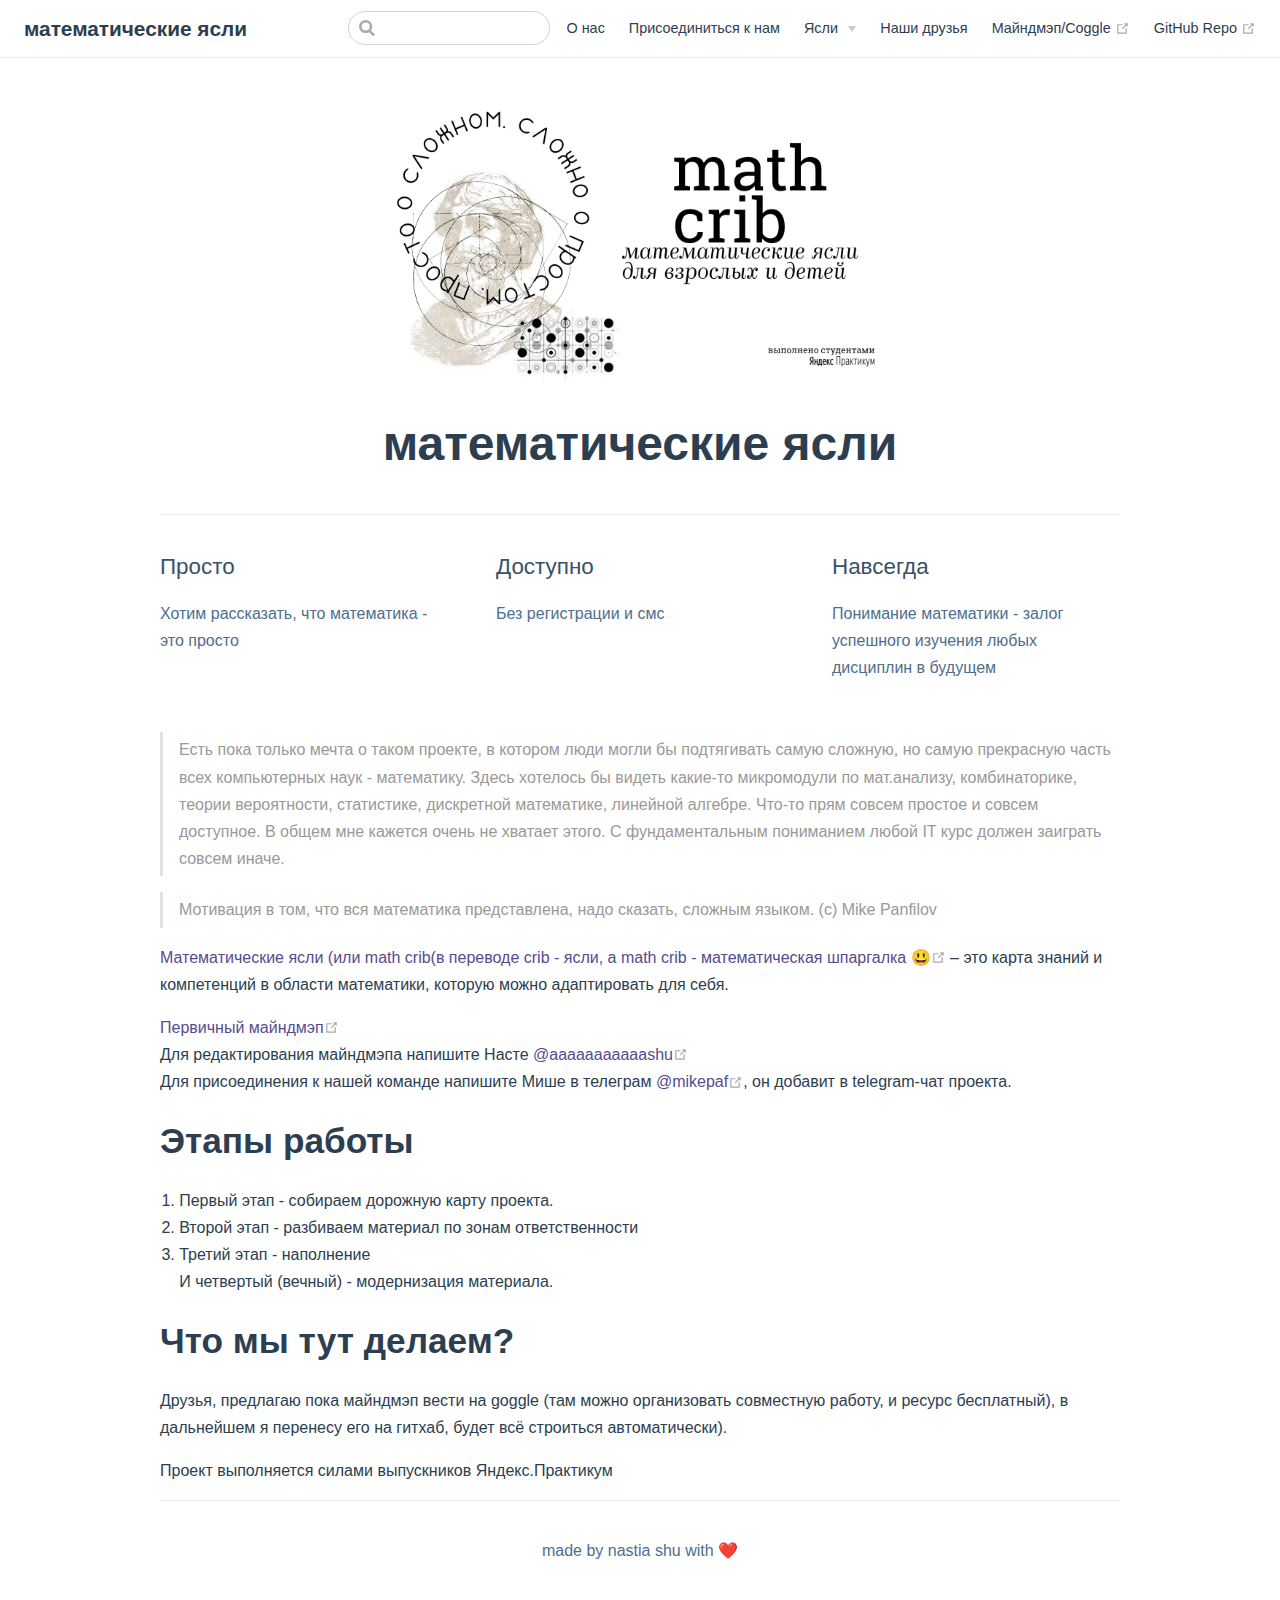
<file: index.html>
<!DOCTYPE html>
<html lang="en-US">
  <head>
    <meta charset="utf-8">
    <meta name="viewport" content="width=device-width,initial-scale=1">
    <title>математические ясли</title>
    <meta name="generator" content="VuePress 1.5.2">
    
    <meta name="description" content="">
    <meta name="theme-color" content="#3eaf7c">
    <meta name="apple-mobile-web-app-capable" content="yes">
    <meta name="apple-mobile-web-app-status-bar-style" content="black">
    <link rel="preload" href="/assets/css/0.styles.d0557302.css" as="style"><link rel="preload" href="/assets/js/app.1c60f49c.js" as="script"><link rel="preload" href="/assets/js/2.93710dec.js" as="script"><link rel="preload" href="/assets/js/8.638f8128.js" as="script"><link rel="prefetch" href="/assets/js/10.22afdc30.js"><link rel="prefetch" href="/assets/js/11.57915a34.js"><link rel="prefetch" href="/assets/js/12.7090ee17.js"><link rel="prefetch" href="/assets/js/13.92cd3d1a.js"><link rel="prefetch" href="/assets/js/14.b6a60a9d.js"><link rel="prefetch" href="/assets/js/15.334cfc6f.js"><link rel="prefetch" href="/assets/js/16.8d1ad39a.js"><link rel="prefetch" href="/assets/js/3.40acafa8.js"><link rel="prefetch" href="/assets/js/4.1535856f.js"><link rel="prefetch" href="/assets/js/5.19bfa3ba.js"><link rel="prefetch" href="/assets/js/6.51e4d4fc.js"><link rel="prefetch" href="/assets/js/7.ae9f844a.js"><link rel="prefetch" href="/assets/js/9.8bcff828.js">
    <link rel="stylesheet" href="/assets/css/0.styles.d0557302.css">
  </head>
  <body>
    <div id="app" data-server-rendered="true"><div class="theme-container no-sidebar"><header class="navbar"><div class="sidebar-button"><svg xmlns="http://www.w3.org/2000/svg" aria-hidden="true" role="img" viewBox="0 0 448 512" class="icon"><path fill="currentColor" d="M436 124H12c-6.627 0-12-5.373-12-12V80c0-6.627 5.373-12 12-12h424c6.627 0 12 5.373 12 12v32c0 6.627-5.373 12-12 12zm0 160H12c-6.627 0-12-5.373-12-12v-32c0-6.627 5.373-12 12-12h424c6.627 0 12 5.373 12 12v32c0 6.627-5.373 12-12 12zm0 160H12c-6.627 0-12-5.373-12-12v-32c0-6.627 5.373-12 12-12h424c6.627 0 12 5.373 12 12v32c0 6.627-5.373 12-12 12z"></path></svg></div> <a href="/" aria-current="page" class="home-link router-link-exact-active router-link-active"><!----> <span class="site-name">математические ясли</span></a> <div class="links"><div class="search-box"><input aria-label="Search" autocomplete="off" spellcheck="false" value=""> <!----></div> <nav class="nav-links can-hide"><div class="nav-item"><a href="/about/" class="nav-link">
  О нас
</a></div><div class="nav-item"><a href="/guide/" class="nav-link">
  Присоединиться к нам
</a></div><div class="nav-item"><div class="dropdown-wrapper"><button type="button" aria-label="Меню по математике" class="dropdown-title"><span class="title">Ясли</span> <span class="arrow right"></span></button> <ul class="nav-dropdown" style="display:none;"><li class="dropdown-item"><!----> <a href="/guide/algebra/" class="nav-link">
  Алгебра
</a></li><li class="dropdown-item"><!----> <a href="/guide/linal/" class="nav-link">
  Линейная алгебра
</a></li><li class="dropdown-item"><!----> <a href="/guide/math/" class="nav-link">
  Математика
</a></li><li class="dropdown-item"><!----> <a href="/guide/stats/" class="nav-link">
  Статистика
</a></li><li class="dropdown-item"><!----> <a href="/guide/" class="nav-link">
  Хочешь писать с нами?
</a></li></ul></div></div><div class="nav-item"><a href="/friends/" class="nav-link">
  Наши друзья
</a></div><div class="nav-item"><a href="https://coggle.it/diagram/Xv4-cLXjqAGg8Q5u/t/-/ddafd0cde03342bb984c78c4cf1cb708d2c4b5682e3a48adbbb170afcee70c13" target="_blank" rel="noopener noreferrer" class="nav-link external">
  Майндмэп/Coggle
  <svg xmlns="http://www.w3.org/2000/svg" aria-hidden="true" x="0px" y="0px" viewBox="0 0 100 100" width="15" height="15" class="icon outbound"><path fill="currentColor" d="M18.8,85.1h56l0,0c2.2,0,4-1.8,4-4v-32h-8v28h-48v-48h28v-8h-32l0,0c-2.2,0-4,1.8-4,4v56C14.8,83.3,16.6,85.1,18.8,85.1z"></path> <polygon fill="currentColor" points="45.7,48.7 51.3,54.3 77.2,28.5 77.2,37.2 85.2,37.2 85.2,14.9 62.8,14.9 62.8,22.9 71.5,22.9"></polygon></svg></a></div><div class="nav-item"><a href="https://github.com/mathcrib/mathcrib.github.io" target="_blank" rel="noopener noreferrer" class="nav-link external">
  GitHub Repo
  <svg xmlns="http://www.w3.org/2000/svg" aria-hidden="true" x="0px" y="0px" viewBox="0 0 100 100" width="15" height="15" class="icon outbound"><path fill="currentColor" d="M18.8,85.1h56l0,0c2.2,0,4-1.8,4-4v-32h-8v28h-48v-48h28v-8h-32l0,0c-2.2,0-4,1.8-4,4v56C14.8,83.3,16.6,85.1,18.8,85.1z"></path> <polygon fill="currentColor" points="45.7,48.7 51.3,54.3 77.2,28.5 77.2,37.2 85.2,37.2 85.2,14.9 62.8,14.9 62.8,22.9 71.5,22.9"></polygon></svg></a></div> <!----></nav></div></header> <div class="sidebar-mask"></div> <aside class="sidebar"><nav class="nav-links"><div class="nav-item"><a href="/about/" class="nav-link">
  О нас
</a></div><div class="nav-item"><a href="/guide/" class="nav-link">
  Присоединиться к нам
</a></div><div class="nav-item"><div class="dropdown-wrapper"><button type="button" aria-label="Меню по математике" class="dropdown-title"><span class="title">Ясли</span> <span class="arrow right"></span></button> <ul class="nav-dropdown" style="display:none;"><li class="dropdown-item"><!----> <a href="/guide/algebra/" class="nav-link">
  Алгебра
</a></li><li class="dropdown-item"><!----> <a href="/guide/linal/" class="nav-link">
  Линейная алгебра
</a></li><li class="dropdown-item"><!----> <a href="/guide/math/" class="nav-link">
  Математика
</a></li><li class="dropdown-item"><!----> <a href="/guide/stats/" class="nav-link">
  Статистика
</a></li><li class="dropdown-item"><!----> <a href="/guide/" class="nav-link">
  Хочешь писать с нами?
</a></li></ul></div></div><div class="nav-item"><a href="/friends/" class="nav-link">
  Наши друзья
</a></div><div class="nav-item"><a href="https://coggle.it/diagram/Xv4-cLXjqAGg8Q5u/t/-/ddafd0cde03342bb984c78c4cf1cb708d2c4b5682e3a48adbbb170afcee70c13" target="_blank" rel="noopener noreferrer" class="nav-link external">
  Майндмэп/Coggle
  <svg xmlns="http://www.w3.org/2000/svg" aria-hidden="true" x="0px" y="0px" viewBox="0 0 100 100" width="15" height="15" class="icon outbound"><path fill="currentColor" d="M18.8,85.1h56l0,0c2.2,0,4-1.8,4-4v-32h-8v28h-48v-48h28v-8h-32l0,0c-2.2,0-4,1.8-4,4v56C14.8,83.3,16.6,85.1,18.8,85.1z"></path> <polygon fill="currentColor" points="45.7,48.7 51.3,54.3 77.2,28.5 77.2,37.2 85.2,37.2 85.2,14.9 62.8,14.9 62.8,22.9 71.5,22.9"></polygon></svg></a></div><div class="nav-item"><a href="https://github.com/mathcrib/mathcrib.github.io" target="_blank" rel="noopener noreferrer" class="nav-link external">
  GitHub Repo
  <svg xmlns="http://www.w3.org/2000/svg" aria-hidden="true" x="0px" y="0px" viewBox="0 0 100 100" width="15" height="15" class="icon outbound"><path fill="currentColor" d="M18.8,85.1h56l0,0c2.2,0,4-1.8,4-4v-32h-8v28h-48v-48h28v-8h-32l0,0c-2.2,0-4,1.8-4,4v56C14.8,83.3,16.6,85.1,18.8,85.1z"></path> <polygon fill="currentColor" points="45.7,48.7 51.3,54.3 77.2,28.5 77.2,37.2 85.2,37.2 85.2,14.9 62.8,14.9 62.8,22.9 71.5,22.9"></polygon></svg></a></div> <!----></nav>  <ul class="sidebar-links"><li><section class="sidebar-group depth-0"><p class="sidebar-heading open"><span>Home</span> <!----></p> <!----></section></li></ul> </aside> <main aria-labelledby="main-title" class="home"><header class="hero"><img src="/preview.jpg" alt="hero"> <h1 id="main-title">
      математические ясли
    </h1> <!----> <!----></header> <div class="features"><div class="feature"><h2>Просто</h2> <p>Хотим рассказать, что математика - это просто</p></div><div class="feature"><h2>Доступно</h2> <p>Без регистрации и смс</p></div><div class="feature"><h2>Навсегда</h2> <p>Понимание математики - залог успешного изучения любых дисциплин в будущем</p></div></div> <div class="theme-default-content custom content__default"><blockquote><p>Есть пока только мечта о таком проекте, в котором люди могли бы подтягивать самую сложную, но самую прекрасную часть всех компьютерных наук - математику. Здесь хотелось бы видеть какие-то микромодули по мат.анализу, комбинаторике, теории вероятности, статистике, дискретной математике, линейной алгебре. Что-то прям совсем простое и совсем доступное. В общем мне кажется очень не хватает этого. С фундаментальным пониманием любой IT курс должен заиграть совсем иначе.</p></blockquote> <blockquote><p>Мотивация в том, что вся математика представлена, надо сказать, сложным языком. (c) Mike Panfilov</p></blockquote> <p><a href="https://github.com/mathcrib/mathcrib.github.io" target="_blank" rel="noopener noreferrer">Математические ясли (или math crib(в переводе crib - ясли, а math crib - математическая шпаргалка 😃<svg xmlns="http://www.w3.org/2000/svg" aria-hidden="true" x="0px" y="0px" viewBox="0 0 100 100" width="15" height="15" class="icon outbound"><path fill="currentColor" d="M18.8,85.1h56l0,0c2.2,0,4-1.8,4-4v-32h-8v28h-48v-48h28v-8h-32l0,0c-2.2,0-4,1.8-4,4v56C14.8,83.3,16.6,85.1,18.8,85.1z"></path> <polygon fill="currentColor" points="45.7,48.7 51.3,54.3 77.2,28.5 77.2,37.2 85.2,37.2 85.2,14.9 62.8,14.9 62.8,22.9 71.5,22.9"></polygon></svg></a> – это карта знаний и компетенций в области математики, которую можно адаптировать для себя.</p> <p><a href="https://coggle.it/diagram/Xv4-cLXjqAGg8Q5u/t/-/ddafd0cde03342bb984c78c4cf1cb708d2c4b5682e3a48adbbb170afcee70c13" target="_blank" rel="noopener noreferrer">Первичный майндмэп<svg xmlns="http://www.w3.org/2000/svg" aria-hidden="true" x="0px" y="0px" viewBox="0 0 100 100" width="15" height="15" class="icon outbound"><path fill="currentColor" d="M18.8,85.1h56l0,0c2.2,0,4-1.8,4-4v-32h-8v28h-48v-48h28v-8h-32l0,0c-2.2,0-4,1.8-4,4v56C14.8,83.3,16.6,85.1,18.8,85.1z"></path> <polygon fill="currentColor" points="45.7,48.7 51.3,54.3 77.2,28.5 77.2,37.2 85.2,37.2 85.2,14.9 62.8,14.9 62.8,22.9 71.5,22.9"></polygon></svg></a> <br>Для редактирования майндмэпа напишите Насте <a href="https://t.me/aaaaaaaaaaashu" target="_blank" rel="noopener noreferrer">@aaaaaaaaaaashu<svg xmlns="http://www.w3.org/2000/svg" aria-hidden="true" x="0px" y="0px" viewBox="0 0 100 100" width="15" height="15" class="icon outbound"><path fill="currentColor" d="M18.8,85.1h56l0,0c2.2,0,4-1.8,4-4v-32h-8v28h-48v-48h28v-8h-32l0,0c-2.2,0-4,1.8-4,4v56C14.8,83.3,16.6,85.1,18.8,85.1z"></path> <polygon fill="currentColor" points="45.7,48.7 51.3,54.3 77.2,28.5 77.2,37.2 85.2,37.2 85.2,14.9 62.8,14.9 62.8,22.9 71.5,22.9"></polygon></svg></a> <br>Для присоединения к нашей команде напишите Мише в телеграм <a href="https://t.me/mikepaf" target="_blank" rel="noopener noreferrer">@mikepaf<svg xmlns="http://www.w3.org/2000/svg" aria-hidden="true" x="0px" y="0px" viewBox="0 0 100 100" width="15" height="15" class="icon outbound"><path fill="currentColor" d="M18.8,85.1h56l0,0c2.2,0,4-1.8,4-4v-32h-8v28h-48v-48h28v-8h-32l0,0c-2.2,0-4,1.8-4,4v56C14.8,83.3,16.6,85.1,18.8,85.1z"></path> <polygon fill="currentColor" points="45.7,48.7 51.3,54.3 77.2,28.5 77.2,37.2 85.2,37.2 85.2,14.9 62.8,14.9 62.8,22.9 71.5,22.9"></polygon></svg></a>, он добавит в  telegram-чат проекта.</p> <h1 id="этапы-работы"><a href="#этапы-работы" class="header-anchor">#</a> Этапы работы</h1> <ol><li>Первый этап - собираем дорожную карту проекта.</li> <li>Второй этап - разбиваем материал по зонам ответственности</li> <li>Третий этап - наполнение
<br>И четвертый (вечный) - модернизация материала.</li></ol> <h1 id="что-мы-тут-деnаем"><a href="#что-мы-тут-деnаем" class="header-anchor">#</a> Что мы тут делаем?</h1> <p>Друзья, предлагаю пока майндмэп вести на goggle (там можно организовать совместную работу, и ресурс бесплатный), в дальнейшем я перенесу его на гитхаб, будет всё строиться автоматически).</p> <p>Проект выполняется силами выпускников Яндекс.Практикум</p></div> <div class="footer">
    made by nastia shu with ❤️
  </div></main></div><div class="global-ui"><!----></div></div>
    <script src="/assets/js/app.1c60f49c.js" defer></script><script src="/assets/js/2.93710dec.js" defer></script><script src="/assets/js/8.638f8128.js" defer></script>
  </body>
</html>
</file>
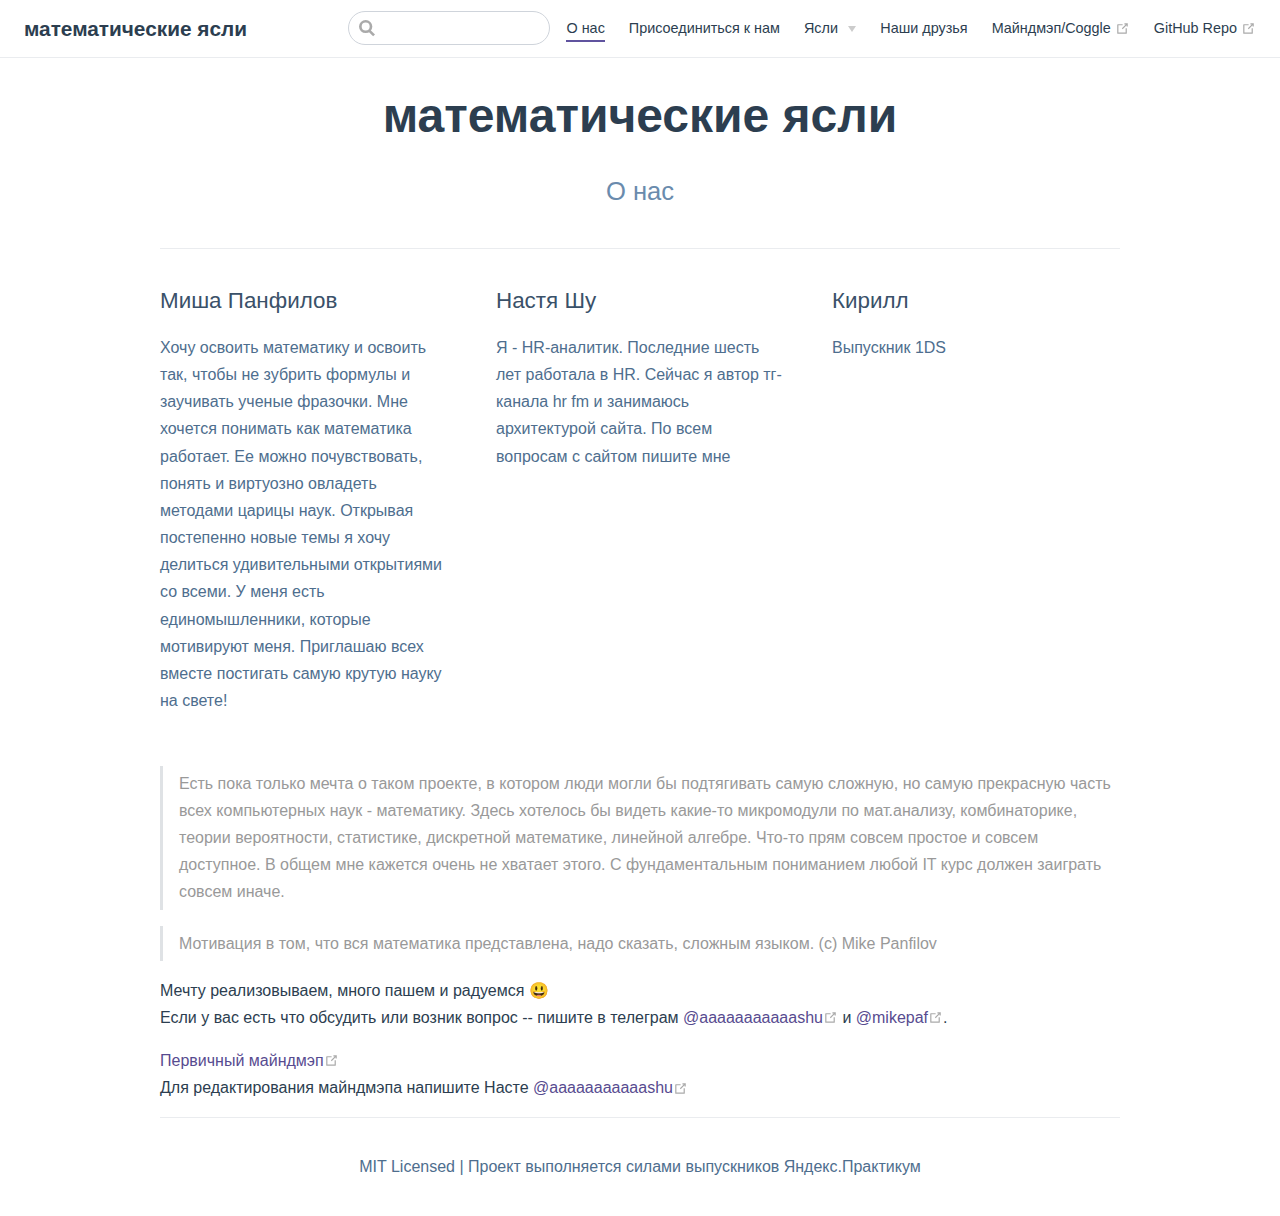
<file: about/index.html>
<!DOCTYPE html>
<html lang="en-US">
  <head>
    <meta charset="utf-8">
    <meta name="viewport" content="width=device-width,initial-scale=1">
    <title>математические ясли</title>
    <meta name="generator" content="VuePress 1.5.2">
    
    <meta name="description" content="">
    <meta name="theme-color" content="#3eaf7c">
    <meta name="apple-mobile-web-app-capable" content="yes">
    <meta name="apple-mobile-web-app-status-bar-style" content="black">
    <link rel="preload" href="/assets/css/0.styles.d0557302.css" as="style"><link rel="preload" href="/assets/js/app.1c60f49c.js" as="script"><link rel="preload" href="/assets/js/2.93710dec.js" as="script"><link rel="preload" href="/assets/js/9.8bcff828.js" as="script"><link rel="prefetch" href="/assets/js/10.22afdc30.js"><link rel="prefetch" href="/assets/js/11.57915a34.js"><link rel="prefetch" href="/assets/js/12.7090ee17.js"><link rel="prefetch" href="/assets/js/13.92cd3d1a.js"><link rel="prefetch" href="/assets/js/14.b6a60a9d.js"><link rel="prefetch" href="/assets/js/15.334cfc6f.js"><link rel="prefetch" href="/assets/js/16.8d1ad39a.js"><link rel="prefetch" href="/assets/js/3.40acafa8.js"><link rel="prefetch" href="/assets/js/4.1535856f.js"><link rel="prefetch" href="/assets/js/5.19bfa3ba.js"><link rel="prefetch" href="/assets/js/6.51e4d4fc.js"><link rel="prefetch" href="/assets/js/7.ae9f844a.js"><link rel="prefetch" href="/assets/js/8.638f8128.js">
    <link rel="stylesheet" href="/assets/css/0.styles.d0557302.css">
  </head>
  <body>
    <div id="app" data-server-rendered="true"><div class="theme-container no-sidebar"><header class="navbar"><div class="sidebar-button"><svg xmlns="http://www.w3.org/2000/svg" aria-hidden="true" role="img" viewBox="0 0 448 512" class="icon"><path fill="currentColor" d="M436 124H12c-6.627 0-12-5.373-12-12V80c0-6.627 5.373-12 12-12h424c6.627 0 12 5.373 12 12v32c0 6.627-5.373 12-12 12zm0 160H12c-6.627 0-12-5.373-12-12v-32c0-6.627 5.373-12 12-12h424c6.627 0 12 5.373 12 12v32c0 6.627-5.373 12-12 12zm0 160H12c-6.627 0-12-5.373-12-12v-32c0-6.627 5.373-12 12-12h424c6.627 0 12 5.373 12 12v32c0 6.627-5.373 12-12 12z"></path></svg></div> <a href="/" class="home-link router-link-active"><!----> <span class="site-name">математические ясли</span></a> <div class="links"><div class="search-box"><input aria-label="Search" autocomplete="off" spellcheck="false" value=""> <!----></div> <nav class="nav-links can-hide"><div class="nav-item"><a href="/about/" aria-current="page" class="nav-link router-link-exact-active router-link-active">
  О нас
</a></div><div class="nav-item"><a href="/guide/" class="nav-link">
  Присоединиться к нам
</a></div><div class="nav-item"><div class="dropdown-wrapper"><button type="button" aria-label="Меню по математике" class="dropdown-title"><span class="title">Ясли</span> <span class="arrow right"></span></button> <ul class="nav-dropdown" style="display:none;"><li class="dropdown-item"><!----> <a href="/guide/algebra/" class="nav-link">
  Алгебра
</a></li><li class="dropdown-item"><!----> <a href="/guide/linal/" class="nav-link">
  Линейная алгебра
</a></li><li class="dropdown-item"><!----> <a href="/guide/math/" class="nav-link">
  Математика
</a></li><li class="dropdown-item"><!----> <a href="/guide/stats/" class="nav-link">
  Статистика
</a></li><li class="dropdown-item"><!----> <a href="/guide/" class="nav-link">
  Хочешь писать с нами?
</a></li></ul></div></div><div class="nav-item"><a href="/friends/" class="nav-link">
  Наши друзья
</a></div><div class="nav-item"><a href="https://coggle.it/diagram/Xv4-cLXjqAGg8Q5u/t/-/ddafd0cde03342bb984c78c4cf1cb708d2c4b5682e3a48adbbb170afcee70c13" target="_blank" rel="noopener noreferrer" class="nav-link external">
  Майндмэп/Coggle
  <svg xmlns="http://www.w3.org/2000/svg" aria-hidden="true" x="0px" y="0px" viewBox="0 0 100 100" width="15" height="15" class="icon outbound"><path fill="currentColor" d="M18.8,85.1h56l0,0c2.2,0,4-1.8,4-4v-32h-8v28h-48v-48h28v-8h-32l0,0c-2.2,0-4,1.8-4,4v56C14.8,83.3,16.6,85.1,18.8,85.1z"></path> <polygon fill="currentColor" points="45.7,48.7 51.3,54.3 77.2,28.5 77.2,37.2 85.2,37.2 85.2,14.9 62.8,14.9 62.8,22.9 71.5,22.9"></polygon></svg></a></div><div class="nav-item"><a href="https://github.com/mathcrib/mathcrib.github.io" target="_blank" rel="noopener noreferrer" class="nav-link external">
  GitHub Repo
  <svg xmlns="http://www.w3.org/2000/svg" aria-hidden="true" x="0px" y="0px" viewBox="0 0 100 100" width="15" height="15" class="icon outbound"><path fill="currentColor" d="M18.8,85.1h56l0,0c2.2,0,4-1.8,4-4v-32h-8v28h-48v-48h28v-8h-32l0,0c-2.2,0-4,1.8-4,4v56C14.8,83.3,16.6,85.1,18.8,85.1z"></path> <polygon fill="currentColor" points="45.7,48.7 51.3,54.3 77.2,28.5 77.2,37.2 85.2,37.2 85.2,14.9 62.8,14.9 62.8,22.9 71.5,22.9"></polygon></svg></a></div> <!----></nav></div></header> <div class="sidebar-mask"></div> <aside class="sidebar"><nav class="nav-links"><div class="nav-item"><a href="/about/" aria-current="page" class="nav-link router-link-exact-active router-link-active">
  О нас
</a></div><div class="nav-item"><a href="/guide/" class="nav-link">
  Присоединиться к нам
</a></div><div class="nav-item"><div class="dropdown-wrapper"><button type="button" aria-label="Меню по математике" class="dropdown-title"><span class="title">Ясли</span> <span class="arrow right"></span></button> <ul class="nav-dropdown" style="display:none;"><li class="dropdown-item"><!----> <a href="/guide/algebra/" class="nav-link">
  Алгебра
</a></li><li class="dropdown-item"><!----> <a href="/guide/linal/" class="nav-link">
  Линейная алгебра
</a></li><li class="dropdown-item"><!----> <a href="/guide/math/" class="nav-link">
  Математика
</a></li><li class="dropdown-item"><!----> <a href="/guide/stats/" class="nav-link">
  Статистика
</a></li><li class="dropdown-item"><!----> <a href="/guide/" class="nav-link">
  Хочешь писать с нами?
</a></li></ul></div></div><div class="nav-item"><a href="/friends/" class="nav-link">
  Наши друзья
</a></div><div class="nav-item"><a href="https://coggle.it/diagram/Xv4-cLXjqAGg8Q5u/t/-/ddafd0cde03342bb984c78c4cf1cb708d2c4b5682e3a48adbbb170afcee70c13" target="_blank" rel="noopener noreferrer" class="nav-link external">
  Майндмэп/Coggle
  <svg xmlns="http://www.w3.org/2000/svg" aria-hidden="true" x="0px" y="0px" viewBox="0 0 100 100" width="15" height="15" class="icon outbound"><path fill="currentColor" d="M18.8,85.1h56l0,0c2.2,0,4-1.8,4-4v-32h-8v28h-48v-48h28v-8h-32l0,0c-2.2,0-4,1.8-4,4v56C14.8,83.3,16.6,85.1,18.8,85.1z"></path> <polygon fill="currentColor" points="45.7,48.7 51.3,54.3 77.2,28.5 77.2,37.2 85.2,37.2 85.2,14.9 62.8,14.9 62.8,22.9 71.5,22.9"></polygon></svg></a></div><div class="nav-item"><a href="https://github.com/mathcrib/mathcrib.github.io" target="_blank" rel="noopener noreferrer" class="nav-link external">
  GitHub Repo
  <svg xmlns="http://www.w3.org/2000/svg" aria-hidden="true" x="0px" y="0px" viewBox="0 0 100 100" width="15" height="15" class="icon outbound"><path fill="currentColor" d="M18.8,85.1h56l0,0c2.2,0,4-1.8,4-4v-32h-8v28h-48v-48h28v-8h-32l0,0c-2.2,0-4,1.8-4,4v56C14.8,83.3,16.6,85.1,18.8,85.1z"></path> <polygon fill="currentColor" points="45.7,48.7 51.3,54.3 77.2,28.5 77.2,37.2 85.2,37.2 85.2,14.9 62.8,14.9 62.8,22.9 71.5,22.9"></polygon></svg></a></div> <!----></nav>  <ul class="sidebar-links"><li><section class="sidebar-group depth-0"><p class="sidebar-heading open"><span>Home</span> <!----></p> <!----></section></li></ul> </aside> <main aria-labelledby="main-title" class="home"><header class="hero"><!----> <h1 id="main-title">
      математические ясли
    </h1> <p class="description">
      О нас
    </p> <!----></header> <div class="features"><div class="feature"><h2>Миша Панфилов</h2> <p>Хочу освоить математику и освоить так, чтобы не зубрить формулы и заучивать ученые фразочки. Мне хочется понимать как математика работает. Ее можно почувствовать, понять и виртуозно овладеть методами царицы наук. Открывая постепенно новые темы я хочу делиться удивительными открытиями со всеми. У меня есть единомышленники, которые мотивируют меня. Приглашаю всех вместе постигать самую крутую науку на свете!</p></div><div class="feature"><h2>Настя Шу</h2> <p>Я - HR-аналитик. Последние шесть лет работала в HR. Сейчас я автор тг-канала hr fm и занимаюсь архитектурой сайта. По всем вопросам с сайтом пишите мне</p></div><div class="feature"><h2>Кирилл</h2> <p>Выпускник 1DS</p></div></div> <div class="theme-default-content custom content__default"><blockquote><p>Есть пока только мечта о таком проекте, в котором люди могли бы подтягивать самую сложную, но самую прекрасную часть всех компьютерных наук - математику. Здесь хотелось бы видеть какие-то микромодули по мат.анализу, комбинаторике, теории вероятности, статистике, дискретной математике, линейной алгебре. Что-то прям совсем простое и совсем доступное. В общем мне кажется очень не хватает этого. С фундаментальным пониманием любой IT курс должен заиграть совсем иначе.</p></blockquote> <blockquote><p>Мотивация в том, что вся математика представлена, надо сказать, сложным языком. (c) Mike Panfilov</p></blockquote> <p>Мечту реализовываем, много пашем и радуемся 😃
<br>Если у вас есть что обсудить или возник вопрос -- пишите в телеграм <a href="https://t.me/aaaaaaaaaaashu" target="_blank" rel="noopener noreferrer">@aaaaaaaaaaashu<svg xmlns="http://www.w3.org/2000/svg" aria-hidden="true" x="0px" y="0px" viewBox="0 0 100 100" width="15" height="15" class="icon outbound"><path fill="currentColor" d="M18.8,85.1h56l0,0c2.2,0,4-1.8,4-4v-32h-8v28h-48v-48h28v-8h-32l0,0c-2.2,0-4,1.8-4,4v56C14.8,83.3,16.6,85.1,18.8,85.1z"></path> <polygon fill="currentColor" points="45.7,48.7 51.3,54.3 77.2,28.5 77.2,37.2 85.2,37.2 85.2,14.9 62.8,14.9 62.8,22.9 71.5,22.9"></polygon></svg></a> и <a href="https://t.me/mikepaf" target="_blank" rel="noopener noreferrer">@mikepaf<svg xmlns="http://www.w3.org/2000/svg" aria-hidden="true" x="0px" y="0px" viewBox="0 0 100 100" width="15" height="15" class="icon outbound"><path fill="currentColor" d="M18.8,85.1h56l0,0c2.2,0,4-1.8,4-4v-32h-8v28h-48v-48h28v-8h-32l0,0c-2.2,0-4,1.8-4,4v56C14.8,83.3,16.6,85.1,18.8,85.1z"></path> <polygon fill="currentColor" points="45.7,48.7 51.3,54.3 77.2,28.5 77.2,37.2 85.2,37.2 85.2,14.9 62.8,14.9 62.8,22.9 71.5,22.9"></polygon></svg></a>.</p> <p><a href="https://coggle.it/diagram/Xv4-cLXjqAGg8Q5u/t/-/ddafd0cde03342bb984c78c4cf1cb708d2c4b5682e3a48adbbb170afcee70c13" target="_blank" rel="noopener noreferrer">Первичный майндмэп<svg xmlns="http://www.w3.org/2000/svg" aria-hidden="true" x="0px" y="0px" viewBox="0 0 100 100" width="15" height="15" class="icon outbound"><path fill="currentColor" d="M18.8,85.1h56l0,0c2.2,0,4-1.8,4-4v-32h-8v28h-48v-48h28v-8h-32l0,0c-2.2,0-4,1.8-4,4v56C14.8,83.3,16.6,85.1,18.8,85.1z"></path> <polygon fill="currentColor" points="45.7,48.7 51.3,54.3 77.2,28.5 77.2,37.2 85.2,37.2 85.2,14.9 62.8,14.9 62.8,22.9 71.5,22.9"></polygon></svg></a> <br>Для редактирования майндмэпа напишите Насте <a href="https://t.me/aaaaaaaaaaashu" target="_blank" rel="noopener noreferrer">@aaaaaaaaaaashu<svg xmlns="http://www.w3.org/2000/svg" aria-hidden="true" x="0px" y="0px" viewBox="0 0 100 100" width="15" height="15" class="icon outbound"><path fill="currentColor" d="M18.8,85.1h56l0,0c2.2,0,4-1.8,4-4v-32h-8v28h-48v-48h28v-8h-32l0,0c-2.2,0-4,1.8-4,4v56C14.8,83.3,16.6,85.1,18.8,85.1z"></path> <polygon fill="currentColor" points="45.7,48.7 51.3,54.3 77.2,28.5 77.2,37.2 85.2,37.2 85.2,14.9 62.8,14.9 62.8,22.9 71.5,22.9"></polygon></svg></a></p></div> <div class="footer">
    MIT Licensed | Проект выполняется силами выпускников Яндекс.Практикум
  </div></main></div><div class="global-ui"><!----></div></div>
    <script src="/assets/js/app.1c60f49c.js" defer></script><script src="/assets/js/2.93710dec.js" defer></script><script src="/assets/js/9.8bcff828.js" defer></script>
  </body>
</html>
</file>
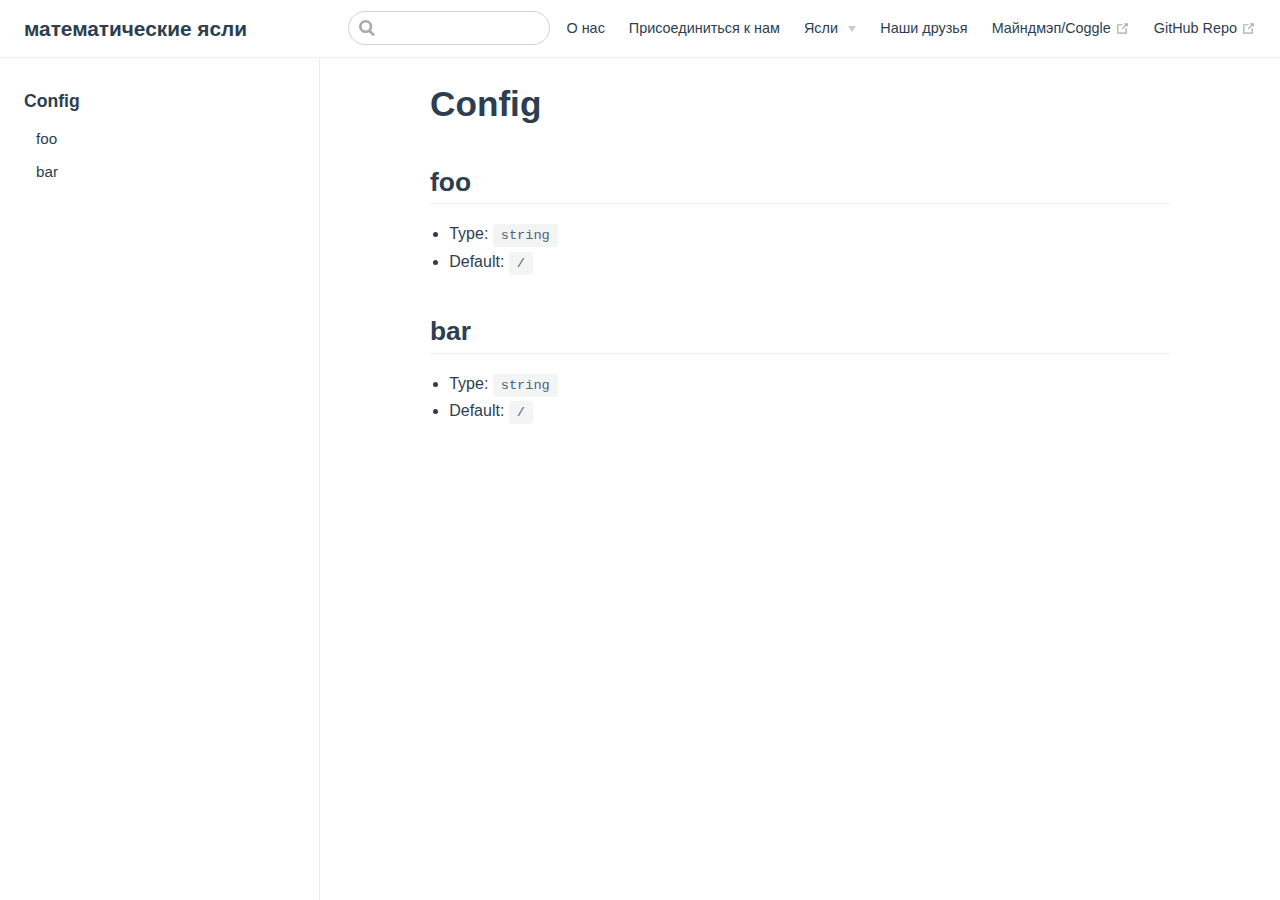
<file: config/index.html>
<!DOCTYPE html>
<html lang="en-US">
  <head>
    <meta charset="utf-8">
    <meta name="viewport" content="width=device-width,initial-scale=1">
    <title>Config | математические ясли</title>
    <meta name="generator" content="VuePress 1.5.2">
    
    <meta name="description" content="">
    <meta name="theme-color" content="#3eaf7c">
    <meta name="apple-mobile-web-app-capable" content="yes">
    <meta name="apple-mobile-web-app-status-bar-style" content="black">
    <link rel="preload" href="/assets/css/0.styles.d0557302.css" as="style"><link rel="preload" href="/assets/js/app.1c60f49c.js" as="script"><link rel="preload" href="/assets/js/2.93710dec.js" as="script"><link rel="preload" href="/assets/js/10.22afdc30.js" as="script"><link rel="prefetch" href="/assets/js/11.57915a34.js"><link rel="prefetch" href="/assets/js/12.7090ee17.js"><link rel="prefetch" href="/assets/js/13.92cd3d1a.js"><link rel="prefetch" href="/assets/js/14.b6a60a9d.js"><link rel="prefetch" href="/assets/js/15.334cfc6f.js"><link rel="prefetch" href="/assets/js/16.8d1ad39a.js"><link rel="prefetch" href="/assets/js/3.40acafa8.js"><link rel="prefetch" href="/assets/js/4.1535856f.js"><link rel="prefetch" href="/assets/js/5.19bfa3ba.js"><link rel="prefetch" href="/assets/js/6.51e4d4fc.js"><link rel="prefetch" href="/assets/js/7.ae9f844a.js"><link rel="prefetch" href="/assets/js/8.638f8128.js"><link rel="prefetch" href="/assets/js/9.8bcff828.js">
    <link rel="stylesheet" href="/assets/css/0.styles.d0557302.css">
  </head>
  <body>
    <div id="app" data-server-rendered="true"><div class="theme-container"><header class="navbar"><div class="sidebar-button"><svg xmlns="http://www.w3.org/2000/svg" aria-hidden="true" role="img" viewBox="0 0 448 512" class="icon"><path fill="currentColor" d="M436 124H12c-6.627 0-12-5.373-12-12V80c0-6.627 5.373-12 12-12h424c6.627 0 12 5.373 12 12v32c0 6.627-5.373 12-12 12zm0 160H12c-6.627 0-12-5.373-12-12v-32c0-6.627 5.373-12 12-12h424c6.627 0 12 5.373 12 12v32c0 6.627-5.373 12-12 12zm0 160H12c-6.627 0-12-5.373-12-12v-32c0-6.627 5.373-12 12-12h424c6.627 0 12 5.373 12 12v32c0 6.627-5.373 12-12 12z"></path></svg></div> <a href="/" class="home-link router-link-active"><!----> <span class="site-name">математические ясли</span></a> <div class="links"><div class="search-box"><input aria-label="Search" autocomplete="off" spellcheck="false" value=""> <!----></div> <nav class="nav-links can-hide"><div class="nav-item"><a href="/about/" class="nav-link">
  О нас
</a></div><div class="nav-item"><a href="/guide/" class="nav-link">
  Присоединиться к нам
</a></div><div class="nav-item"><div class="dropdown-wrapper"><button type="button" aria-label="Меню по математике" class="dropdown-title"><span class="title">Ясли</span> <span class="arrow right"></span></button> <ul class="nav-dropdown" style="display:none;"><li class="dropdown-item"><!----> <a href="/guide/algebra/" class="nav-link">
  Алгебра
</a></li><li class="dropdown-item"><!----> <a href="/guide/linal/" class="nav-link">
  Линейная алгебра
</a></li><li class="dropdown-item"><!----> <a href="/guide/math/" class="nav-link">
  Математика
</a></li><li class="dropdown-item"><!----> <a href="/guide/stats/" class="nav-link">
  Статистика
</a></li><li class="dropdown-item"><!----> <a href="/guide/" class="nav-link">
  Хочешь писать с нами?
</a></li></ul></div></div><div class="nav-item"><a href="/friends/" class="nav-link">
  Наши друзья
</a></div><div class="nav-item"><a href="https://coggle.it/diagram/Xv4-cLXjqAGg8Q5u/t/-/ddafd0cde03342bb984c78c4cf1cb708d2c4b5682e3a48adbbb170afcee70c13" target="_blank" rel="noopener noreferrer" class="nav-link external">
  Майндмэп/Coggle
  <svg xmlns="http://www.w3.org/2000/svg" aria-hidden="true" x="0px" y="0px" viewBox="0 0 100 100" width="15" height="15" class="icon outbound"><path fill="currentColor" d="M18.8,85.1h56l0,0c2.2,0,4-1.8,4-4v-32h-8v28h-48v-48h28v-8h-32l0,0c-2.2,0-4,1.8-4,4v56C14.8,83.3,16.6,85.1,18.8,85.1z"></path> <polygon fill="currentColor" points="45.7,48.7 51.3,54.3 77.2,28.5 77.2,37.2 85.2,37.2 85.2,14.9 62.8,14.9 62.8,22.9 71.5,22.9"></polygon></svg></a></div><div class="nav-item"><a href="https://github.com/mathcrib/mathcrib.github.io" target="_blank" rel="noopener noreferrer" class="nav-link external">
  GitHub Repo
  <svg xmlns="http://www.w3.org/2000/svg" aria-hidden="true" x="0px" y="0px" viewBox="0 0 100 100" width="15" height="15" class="icon outbound"><path fill="currentColor" d="M18.8,85.1h56l0,0c2.2,0,4-1.8,4-4v-32h-8v28h-48v-48h28v-8h-32l0,0c-2.2,0-4,1.8-4,4v56C14.8,83.3,16.6,85.1,18.8,85.1z"></path> <polygon fill="currentColor" points="45.7,48.7 51.3,54.3 77.2,28.5 77.2,37.2 85.2,37.2 85.2,14.9 62.8,14.9 62.8,22.9 71.5,22.9"></polygon></svg></a></div> <!----></nav></div></header> <div class="sidebar-mask"></div> <aside class="sidebar"><nav class="nav-links"><div class="nav-item"><a href="/about/" class="nav-link">
  О нас
</a></div><div class="nav-item"><a href="/guide/" class="nav-link">
  Присоединиться к нам
</a></div><div class="nav-item"><div class="dropdown-wrapper"><button type="button" aria-label="Меню по математике" class="dropdown-title"><span class="title">Ясли</span> <span class="arrow right"></span></button> <ul class="nav-dropdown" style="display:none;"><li class="dropdown-item"><!----> <a href="/guide/algebra/" class="nav-link">
  Алгебра
</a></li><li class="dropdown-item"><!----> <a href="/guide/linal/" class="nav-link">
  Линейная алгебра
</a></li><li class="dropdown-item"><!----> <a href="/guide/math/" class="nav-link">
  Математика
</a></li><li class="dropdown-item"><!----> <a href="/guide/stats/" class="nav-link">
  Статистика
</a></li><li class="dropdown-item"><!----> <a href="/guide/" class="nav-link">
  Хочешь писать с нами?
</a></li></ul></div></div><div class="nav-item"><a href="/friends/" class="nav-link">
  Наши друзья
</a></div><div class="nav-item"><a href="https://coggle.it/diagram/Xv4-cLXjqAGg8Q5u/t/-/ddafd0cde03342bb984c78c4cf1cb708d2c4b5682e3a48adbbb170afcee70c13" target="_blank" rel="noopener noreferrer" class="nav-link external">
  Майндмэп/Coggle
  <svg xmlns="http://www.w3.org/2000/svg" aria-hidden="true" x="0px" y="0px" viewBox="0 0 100 100" width="15" height="15" class="icon outbound"><path fill="currentColor" d="M18.8,85.1h56l0,0c2.2,0,4-1.8,4-4v-32h-8v28h-48v-48h28v-8h-32l0,0c-2.2,0-4,1.8-4,4v56C14.8,83.3,16.6,85.1,18.8,85.1z"></path> <polygon fill="currentColor" points="45.7,48.7 51.3,54.3 77.2,28.5 77.2,37.2 85.2,37.2 85.2,14.9 62.8,14.9 62.8,22.9 71.5,22.9"></polygon></svg></a></div><div class="nav-item"><a href="https://github.com/mathcrib/mathcrib.github.io" target="_blank" rel="noopener noreferrer" class="nav-link external">
  GitHub Repo
  <svg xmlns="http://www.w3.org/2000/svg" aria-hidden="true" x="0px" y="0px" viewBox="0 0 100 100" width="15" height="15" class="icon outbound"><path fill="currentColor" d="M18.8,85.1h56l0,0c2.2,0,4-1.8,4-4v-32h-8v28h-48v-48h28v-8h-32l0,0c-2.2,0-4,1.8-4,4v56C14.8,83.3,16.6,85.1,18.8,85.1z"></path> <polygon fill="currentColor" points="45.7,48.7 51.3,54.3 77.2,28.5 77.2,37.2 85.2,37.2 85.2,14.9 62.8,14.9 62.8,22.9 71.5,22.9"></polygon></svg></a></div> <!----></nav>  <ul class="sidebar-links"><li><section class="sidebar-group depth-0"><p class="sidebar-heading open"><span>Config</span> <!----></p> <ul class="sidebar-links sidebar-group-items"><li><a href="/config/#foo" class="sidebar-link">foo</a><ul class="sidebar-sub-headers"></ul></li><li><a href="/config/#bar" class="sidebar-link">bar</a><ul class="sidebar-sub-headers"></ul></li></ul></section></li></ul> </aside> <main class="page"> <div class="theme-default-content content__default"><h1 id="config"><a href="#config" class="header-anchor">#</a> Config</h1> <h2 id="foo"><a href="#foo" class="header-anchor">#</a> foo</h2> <ul><li>Type: <code>string</code></li> <li>Default: <code>/</code></li></ul> <h2 id="bar"><a href="#bar" class="header-anchor">#</a> bar</h2> <ul><li>Type: <code>string</code></li> <li>Default: <code>/</code></li></ul></div> <footer class="page-edit"><!----> <!----></footer> <!----> </main></div><div class="global-ui"><!----></div></div>
    <script src="/assets/js/app.1c60f49c.js" defer></script><script src="/assets/js/2.93710dec.js" defer></script><script src="/assets/js/10.22afdc30.js" defer></script>
  </body>
</html>
</file>
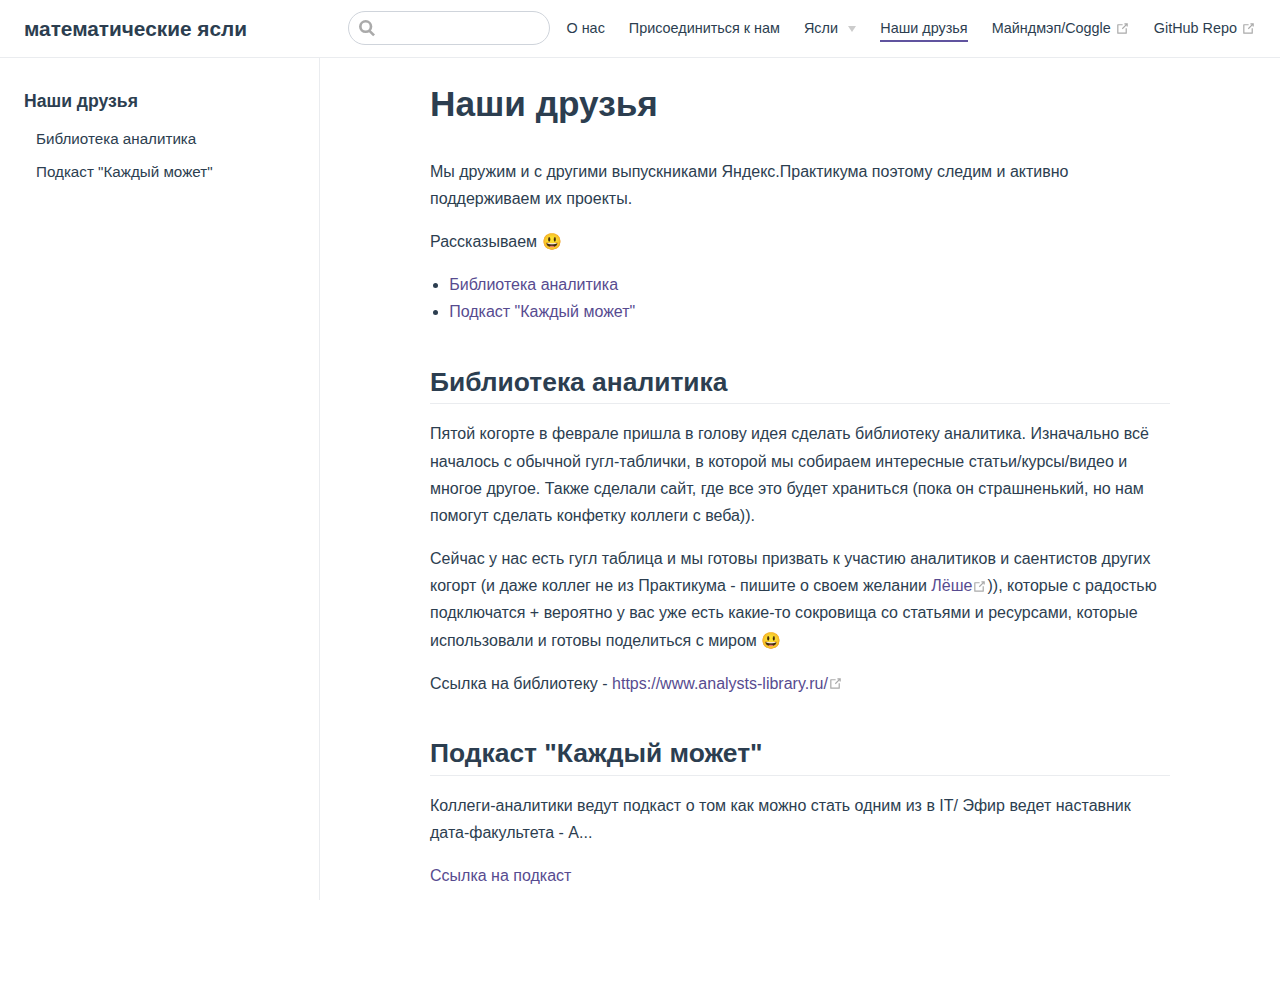
<file: friends/index.html>
<!DOCTYPE html>
<html lang="en-US">
  <head>
    <meta charset="utf-8">
    <meta name="viewport" content="width=device-width,initial-scale=1">
    <title>Наши друзья | математические ясли</title>
    <meta name="generator" content="VuePress 1.5.2">
    
    <meta name="description" content="">
    <meta name="theme-color" content="#3eaf7c">
    <meta name="apple-mobile-web-app-capable" content="yes">
    <meta name="apple-mobile-web-app-status-bar-style" content="black">
    <link rel="preload" href="/assets/css/0.styles.d0557302.css" as="style"><link rel="preload" href="/assets/js/app.1c60f49c.js" as="script"><link rel="preload" href="/assets/js/2.93710dec.js" as="script"><link rel="preload" href="/assets/js/11.57915a34.js" as="script"><link rel="prefetch" href="/assets/js/10.22afdc30.js"><link rel="prefetch" href="/assets/js/12.7090ee17.js"><link rel="prefetch" href="/assets/js/13.92cd3d1a.js"><link rel="prefetch" href="/assets/js/14.b6a60a9d.js"><link rel="prefetch" href="/assets/js/15.334cfc6f.js"><link rel="prefetch" href="/assets/js/16.8d1ad39a.js"><link rel="prefetch" href="/assets/js/3.40acafa8.js"><link rel="prefetch" href="/assets/js/4.1535856f.js"><link rel="prefetch" href="/assets/js/5.19bfa3ba.js"><link rel="prefetch" href="/assets/js/6.51e4d4fc.js"><link rel="prefetch" href="/assets/js/7.ae9f844a.js"><link rel="prefetch" href="/assets/js/8.638f8128.js"><link rel="prefetch" href="/assets/js/9.8bcff828.js">
    <link rel="stylesheet" href="/assets/css/0.styles.d0557302.css">
  </head>
  <body>
    <div id="app" data-server-rendered="true"><div class="theme-container"><header class="navbar"><div class="sidebar-button"><svg xmlns="http://www.w3.org/2000/svg" aria-hidden="true" role="img" viewBox="0 0 448 512" class="icon"><path fill="currentColor" d="M436 124H12c-6.627 0-12-5.373-12-12V80c0-6.627 5.373-12 12-12h424c6.627 0 12 5.373 12 12v32c0 6.627-5.373 12-12 12zm0 160H12c-6.627 0-12-5.373-12-12v-32c0-6.627 5.373-12 12-12h424c6.627 0 12 5.373 12 12v32c0 6.627-5.373 12-12 12zm0 160H12c-6.627 0-12-5.373-12-12v-32c0-6.627 5.373-12 12-12h424c6.627 0 12 5.373 12 12v32c0 6.627-5.373 12-12 12z"></path></svg></div> <a href="/" class="home-link router-link-active"><!----> <span class="site-name">математические ясли</span></a> <div class="links"><div class="search-box"><input aria-label="Search" autocomplete="off" spellcheck="false" value=""> <!----></div> <nav class="nav-links can-hide"><div class="nav-item"><a href="/about/" class="nav-link">
  О нас
</a></div><div class="nav-item"><a href="/guide/" class="nav-link">
  Присоединиться к нам
</a></div><div class="nav-item"><div class="dropdown-wrapper"><button type="button" aria-label="Меню по математике" class="dropdown-title"><span class="title">Ясли</span> <span class="arrow right"></span></button> <ul class="nav-dropdown" style="display:none;"><li class="dropdown-item"><!----> <a href="/guide/algebra/" class="nav-link">
  Алгебра
</a></li><li class="dropdown-item"><!----> <a href="/guide/linal/" class="nav-link">
  Линейная алгебра
</a></li><li class="dropdown-item"><!----> <a href="/guide/math/" class="nav-link">
  Математика
</a></li><li class="dropdown-item"><!----> <a href="/guide/stats/" class="nav-link">
  Статистика
</a></li><li class="dropdown-item"><!----> <a href="/guide/" class="nav-link">
  Хочешь писать с нами?
</a></li></ul></div></div><div class="nav-item"><a href="/friends/" aria-current="page" class="nav-link router-link-exact-active router-link-active">
  Наши друзья
</a></div><div class="nav-item"><a href="https://coggle.it/diagram/Xv4-cLXjqAGg8Q5u/t/-/ddafd0cde03342bb984c78c4cf1cb708d2c4b5682e3a48adbbb170afcee70c13" target="_blank" rel="noopener noreferrer" class="nav-link external">
  Майндмэп/Coggle
  <svg xmlns="http://www.w3.org/2000/svg" aria-hidden="true" x="0px" y="0px" viewBox="0 0 100 100" width="15" height="15" class="icon outbound"><path fill="currentColor" d="M18.8,85.1h56l0,0c2.2,0,4-1.8,4-4v-32h-8v28h-48v-48h28v-8h-32l0,0c-2.2,0-4,1.8-4,4v56C14.8,83.3,16.6,85.1,18.8,85.1z"></path> <polygon fill="currentColor" points="45.7,48.7 51.3,54.3 77.2,28.5 77.2,37.2 85.2,37.2 85.2,14.9 62.8,14.9 62.8,22.9 71.5,22.9"></polygon></svg></a></div><div class="nav-item"><a href="https://github.com/mathcrib/mathcrib.github.io" target="_blank" rel="noopener noreferrer" class="nav-link external">
  GitHub Repo
  <svg xmlns="http://www.w3.org/2000/svg" aria-hidden="true" x="0px" y="0px" viewBox="0 0 100 100" width="15" height="15" class="icon outbound"><path fill="currentColor" d="M18.8,85.1h56l0,0c2.2,0,4-1.8,4-4v-32h-8v28h-48v-48h28v-8h-32l0,0c-2.2,0-4,1.8-4,4v56C14.8,83.3,16.6,85.1,18.8,85.1z"></path> <polygon fill="currentColor" points="45.7,48.7 51.3,54.3 77.2,28.5 77.2,37.2 85.2,37.2 85.2,14.9 62.8,14.9 62.8,22.9 71.5,22.9"></polygon></svg></a></div> <!----></nav></div></header> <div class="sidebar-mask"></div> <aside class="sidebar"><nav class="nav-links"><div class="nav-item"><a href="/about/" class="nav-link">
  О нас
</a></div><div class="nav-item"><a href="/guide/" class="nav-link">
  Присоединиться к нам
</a></div><div class="nav-item"><div class="dropdown-wrapper"><button type="button" aria-label="Меню по математике" class="dropdown-title"><span class="title">Ясли</span> <span class="arrow right"></span></button> <ul class="nav-dropdown" style="display:none;"><li class="dropdown-item"><!----> <a href="/guide/algebra/" class="nav-link">
  Алгебра
</a></li><li class="dropdown-item"><!----> <a href="/guide/linal/" class="nav-link">
  Линейная алгебра
</a></li><li class="dropdown-item"><!----> <a href="/guide/math/" class="nav-link">
  Математика
</a></li><li class="dropdown-item"><!----> <a href="/guide/stats/" class="nav-link">
  Статистика
</a></li><li class="dropdown-item"><!----> <a href="/guide/" class="nav-link">
  Хочешь писать с нами?
</a></li></ul></div></div><div class="nav-item"><a href="/friends/" aria-current="page" class="nav-link router-link-exact-active router-link-active">
  Наши друзья
</a></div><div class="nav-item"><a href="https://coggle.it/diagram/Xv4-cLXjqAGg8Q5u/t/-/ddafd0cde03342bb984c78c4cf1cb708d2c4b5682e3a48adbbb170afcee70c13" target="_blank" rel="noopener noreferrer" class="nav-link external">
  Майндмэп/Coggle
  <svg xmlns="http://www.w3.org/2000/svg" aria-hidden="true" x="0px" y="0px" viewBox="0 0 100 100" width="15" height="15" class="icon outbound"><path fill="currentColor" d="M18.8,85.1h56l0,0c2.2,0,4-1.8,4-4v-32h-8v28h-48v-48h28v-8h-32l0,0c-2.2,0-4,1.8-4,4v56C14.8,83.3,16.6,85.1,18.8,85.1z"></path> <polygon fill="currentColor" points="45.7,48.7 51.3,54.3 77.2,28.5 77.2,37.2 85.2,37.2 85.2,14.9 62.8,14.9 62.8,22.9 71.5,22.9"></polygon></svg></a></div><div class="nav-item"><a href="https://github.com/mathcrib/mathcrib.github.io" target="_blank" rel="noopener noreferrer" class="nav-link external">
  GitHub Repo
  <svg xmlns="http://www.w3.org/2000/svg" aria-hidden="true" x="0px" y="0px" viewBox="0 0 100 100" width="15" height="15" class="icon outbound"><path fill="currentColor" d="M18.8,85.1h56l0,0c2.2,0,4-1.8,4-4v-32h-8v28h-48v-48h28v-8h-32l0,0c-2.2,0-4,1.8-4,4v56C14.8,83.3,16.6,85.1,18.8,85.1z"></path> <polygon fill="currentColor" points="45.7,48.7 51.3,54.3 77.2,28.5 77.2,37.2 85.2,37.2 85.2,14.9 62.8,14.9 62.8,22.9 71.5,22.9"></polygon></svg></a></div> <!----></nav>  <ul class="sidebar-links"><li><section class="sidebar-group depth-0"><p class="sidebar-heading open"><span>Наши друзья</span> <!----></p> <ul class="sidebar-links sidebar-group-items"><li><a href="/friends/#бибnиотека-анаnитика" class="sidebar-link">Библиотека аналитика</a><ul class="sidebar-sub-headers"></ul></li><li><a href="/friends/#подкаст-каждый-может" class="sidebar-link">Подкаст &quot;Каждый может&quot;</a><ul class="sidebar-sub-headers"></ul></li></ul></section></li></ul> </aside> <main class="page"> <div class="theme-default-content content__default"><h1 id="наши-друзья"><a href="#наши-друзья" class="header-anchor">#</a> Наши друзья</h1> <p>Мы дружим и с другими выпускниками Яндекс.Практикума поэтому следим и активно поддерживаем их проекты.</p> <p>Рассказываем 😃</p> <p></p><div class="table-of-contents"><ul><li><a href="#бибnиотека-анаnитика">Библиотека аналитика</a></li><li><a href="#подкаст-каждый-может">Подкаст &quot;Каждый может&quot;</a></li></ul></div><p></p> <h2 id="бибnиотека-анаnитика"><a href="#бибnиотека-анаnитика" class="header-anchor">#</a> Библиотека аналитика</h2> <p>Пятой когорте в феврале пришла в голову идея сделать библиотеку аналитика. Изначально всё началось с обычной гугл-таблички, в которой мы собираем интересные статьи/курсы/видео и многое другое. Также сделали сайт, где все это будет храниться (пока он страшненький, но нам помогут сделать конфетку коллеги с веба)).</p> <p>Сейчас у нас есть гугл таблица и мы готовы призвать к участию аналитиков и саентистов других когорт (и даже коллег не из Практикума - пишите о своем желании <a href="https://t.me/Aleksey_Veselov" target="_blank" rel="noopener noreferrer">Лёше<svg xmlns="http://www.w3.org/2000/svg" aria-hidden="true" x="0px" y="0px" viewBox="0 0 100 100" width="15" height="15" class="icon outbound"><path fill="currentColor" d="M18.8,85.1h56l0,0c2.2,0,4-1.8,4-4v-32h-8v28h-48v-48h28v-8h-32l0,0c-2.2,0-4,1.8-4,4v56C14.8,83.3,16.6,85.1,18.8,85.1z"></path> <polygon fill="currentColor" points="45.7,48.7 51.3,54.3 77.2,28.5 77.2,37.2 85.2,37.2 85.2,14.9 62.8,14.9 62.8,22.9 71.5,22.9"></polygon></svg></a>)),  которые с радостью подключатся + вероятно у вас уже есть какие-то сокровища со статьями и ресурсами, которые  использовали и готовы поделиться с миром 😃</p> <p>Ссылка на библиотеку - <a href="https://www.analysts-library.ru/" target="_blank" rel="noopener noreferrer">https://www.analysts-library.ru/<svg xmlns="http://www.w3.org/2000/svg" aria-hidden="true" x="0px" y="0px" viewBox="0 0 100 100" width="15" height="15" class="icon outbound"><path fill="currentColor" d="M18.8,85.1h56l0,0c2.2,0,4-1.8,4-4v-32h-8v28h-48v-48h28v-8h-32l0,0c-2.2,0-4,1.8-4,4v56C14.8,83.3,16.6,85.1,18.8,85.1z"></path> <polygon fill="currentColor" points="45.7,48.7 51.3,54.3 77.2,28.5 77.2,37.2 85.2,37.2 85.2,14.9 62.8,14.9 62.8,22.9 71.5,22.9"></polygon></svg></a></p> <h2 id="подкаст-каждый-может"><a href="#подкаст-каждый-может" class="header-anchor">#</a> Подкаст &quot;Каждый может&quot;</h2> <p>Коллеги-аналитики ведут подкаст о том как можно стать одним из в IT/ Эфир ведет наставник дата-факультета - А...</p> <p><a href="link">Ссылка на подкаст</a></p></div> <footer class="page-edit"><!----> <!----></footer> <!----> </main></div><div class="global-ui"><!----></div></div>
    <script src="/assets/js/app.1c60f49c.js" defer></script><script src="/assets/js/2.93710dec.js" defer></script><script src="/assets/js/11.57915a34.js" defer></script>
  </body>
</html>
</file>
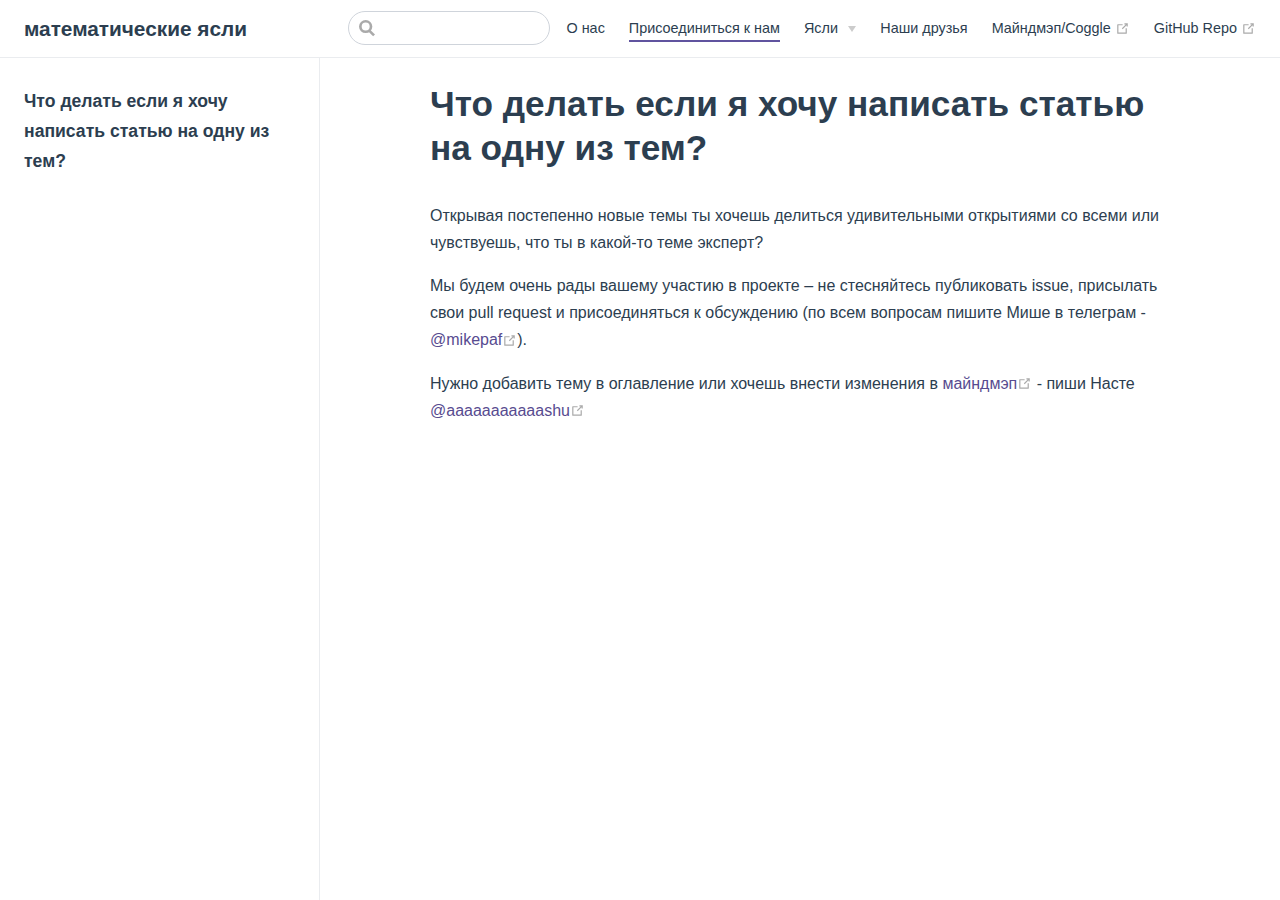
<file: guide/index.html>
<!DOCTYPE html>
<html lang="en-US">
  <head>
    <meta charset="utf-8">
    <meta name="viewport" content="width=device-width,initial-scale=1">
    <title>Что делать если я хочу написать статью на одну из тем? | математические ясли</title>
    <meta name="generator" content="VuePress 1.5.2">
    
    <meta name="description" content="">
    <meta name="theme-color" content="#3eaf7c">
    <meta name="apple-mobile-web-app-capable" content="yes">
    <meta name="apple-mobile-web-app-status-bar-style" content="black">
    <link rel="preload" href="/assets/css/0.styles.d0557302.css" as="style"><link rel="preload" href="/assets/js/app.1c60f49c.js" as="script"><link rel="preload" href="/assets/js/2.93710dec.js" as="script"><link rel="preload" href="/assets/js/12.7090ee17.js" as="script"><link rel="prefetch" href="/assets/js/10.22afdc30.js"><link rel="prefetch" href="/assets/js/11.57915a34.js"><link rel="prefetch" href="/assets/js/13.92cd3d1a.js"><link rel="prefetch" href="/assets/js/14.b6a60a9d.js"><link rel="prefetch" href="/assets/js/15.334cfc6f.js"><link rel="prefetch" href="/assets/js/16.8d1ad39a.js"><link rel="prefetch" href="/assets/js/3.40acafa8.js"><link rel="prefetch" href="/assets/js/4.1535856f.js"><link rel="prefetch" href="/assets/js/5.19bfa3ba.js"><link rel="prefetch" href="/assets/js/6.51e4d4fc.js"><link rel="prefetch" href="/assets/js/7.ae9f844a.js"><link rel="prefetch" href="/assets/js/8.638f8128.js"><link rel="prefetch" href="/assets/js/9.8bcff828.js">
    <link rel="stylesheet" href="/assets/css/0.styles.d0557302.css">
  </head>
  <body>
    <div id="app" data-server-rendered="true"><div class="theme-container"><header class="navbar"><div class="sidebar-button"><svg xmlns="http://www.w3.org/2000/svg" aria-hidden="true" role="img" viewBox="0 0 448 512" class="icon"><path fill="currentColor" d="M436 124H12c-6.627 0-12-5.373-12-12V80c0-6.627 5.373-12 12-12h424c6.627 0 12 5.373 12 12v32c0 6.627-5.373 12-12 12zm0 160H12c-6.627 0-12-5.373-12-12v-32c0-6.627 5.373-12 12-12h424c6.627 0 12 5.373 12 12v32c0 6.627-5.373 12-12 12zm0 160H12c-6.627 0-12-5.373-12-12v-32c0-6.627 5.373-12 12-12h424c6.627 0 12 5.373 12 12v32c0 6.627-5.373 12-12 12z"></path></svg></div> <a href="/" class="home-link router-link-active"><!----> <span class="site-name">математические ясли</span></a> <div class="links"><div class="search-box"><input aria-label="Search" autocomplete="off" spellcheck="false" value=""> <!----></div> <nav class="nav-links can-hide"><div class="nav-item"><a href="/about/" class="nav-link">
  О нас
</a></div><div class="nav-item"><a href="/guide/" aria-current="page" class="nav-link router-link-exact-active router-link-active">
  Присоединиться к нам
</a></div><div class="nav-item"><div class="dropdown-wrapper"><button type="button" aria-label="Меню по математике" class="dropdown-title"><span class="title">Ясли</span> <span class="arrow right"></span></button> <ul class="nav-dropdown" style="display:none;"><li class="dropdown-item"><!----> <a href="/guide/algebra/" class="nav-link">
  Алгебра
</a></li><li class="dropdown-item"><!----> <a href="/guide/linal/" class="nav-link">
  Линейная алгебра
</a></li><li class="dropdown-item"><!----> <a href="/guide/math/" class="nav-link">
  Математика
</a></li><li class="dropdown-item"><!----> <a href="/guide/stats/" class="nav-link">
  Статистика
</a></li><li class="dropdown-item"><!----> <a href="/guide/" aria-current="page" class="nav-link router-link-exact-active router-link-active">
  Хочешь писать с нами?
</a></li></ul></div></div><div class="nav-item"><a href="/friends/" class="nav-link">
  Наши друзья
</a></div><div class="nav-item"><a href="https://coggle.it/diagram/Xv4-cLXjqAGg8Q5u/t/-/ddafd0cde03342bb984c78c4cf1cb708d2c4b5682e3a48adbbb170afcee70c13" target="_blank" rel="noopener noreferrer" class="nav-link external">
  Майндмэп/Coggle
  <svg xmlns="http://www.w3.org/2000/svg" aria-hidden="true" x="0px" y="0px" viewBox="0 0 100 100" width="15" height="15" class="icon outbound"><path fill="currentColor" d="M18.8,85.1h56l0,0c2.2,0,4-1.8,4-4v-32h-8v28h-48v-48h28v-8h-32l0,0c-2.2,0-4,1.8-4,4v56C14.8,83.3,16.6,85.1,18.8,85.1z"></path> <polygon fill="currentColor" points="45.7,48.7 51.3,54.3 77.2,28.5 77.2,37.2 85.2,37.2 85.2,14.9 62.8,14.9 62.8,22.9 71.5,22.9"></polygon></svg></a></div><div class="nav-item"><a href="https://github.com/mathcrib/mathcrib.github.io" target="_blank" rel="noopener noreferrer" class="nav-link external">
  GitHub Repo
  <svg xmlns="http://www.w3.org/2000/svg" aria-hidden="true" x="0px" y="0px" viewBox="0 0 100 100" width="15" height="15" class="icon outbound"><path fill="currentColor" d="M18.8,85.1h56l0,0c2.2,0,4-1.8,4-4v-32h-8v28h-48v-48h28v-8h-32l0,0c-2.2,0-4,1.8-4,4v56C14.8,83.3,16.6,85.1,18.8,85.1z"></path> <polygon fill="currentColor" points="45.7,48.7 51.3,54.3 77.2,28.5 77.2,37.2 85.2,37.2 85.2,14.9 62.8,14.9 62.8,22.9 71.5,22.9"></polygon></svg></a></div> <!----></nav></div></header> <div class="sidebar-mask"></div> <aside class="sidebar"><nav class="nav-links"><div class="nav-item"><a href="/about/" class="nav-link">
  О нас
</a></div><div class="nav-item"><a href="/guide/" aria-current="page" class="nav-link router-link-exact-active router-link-active">
  Присоединиться к нам
</a></div><div class="nav-item"><div class="dropdown-wrapper"><button type="button" aria-label="Меню по математике" class="dropdown-title"><span class="title">Ясли</span> <span class="arrow right"></span></button> <ul class="nav-dropdown" style="display:none;"><li class="dropdown-item"><!----> <a href="/guide/algebra/" class="nav-link">
  Алгебра
</a></li><li class="dropdown-item"><!----> <a href="/guide/linal/" class="nav-link">
  Линейная алгебра
</a></li><li class="dropdown-item"><!----> <a href="/guide/math/" class="nav-link">
  Математика
</a></li><li class="dropdown-item"><!----> <a href="/guide/stats/" class="nav-link">
  Статистика
</a></li><li class="dropdown-item"><!----> <a href="/guide/" aria-current="page" class="nav-link router-link-exact-active router-link-active">
  Хочешь писать с нами?
</a></li></ul></div></div><div class="nav-item"><a href="/friends/" class="nav-link">
  Наши друзья
</a></div><div class="nav-item"><a href="https://coggle.it/diagram/Xv4-cLXjqAGg8Q5u/t/-/ddafd0cde03342bb984c78c4cf1cb708d2c4b5682e3a48adbbb170afcee70c13" target="_blank" rel="noopener noreferrer" class="nav-link external">
  Майндмэп/Coggle
  <svg xmlns="http://www.w3.org/2000/svg" aria-hidden="true" x="0px" y="0px" viewBox="0 0 100 100" width="15" height="15" class="icon outbound"><path fill="currentColor" d="M18.8,85.1h56l0,0c2.2,0,4-1.8,4-4v-32h-8v28h-48v-48h28v-8h-32l0,0c-2.2,0-4,1.8-4,4v56C14.8,83.3,16.6,85.1,18.8,85.1z"></path> <polygon fill="currentColor" points="45.7,48.7 51.3,54.3 77.2,28.5 77.2,37.2 85.2,37.2 85.2,14.9 62.8,14.9 62.8,22.9 71.5,22.9"></polygon></svg></a></div><div class="nav-item"><a href="https://github.com/mathcrib/mathcrib.github.io" target="_blank" rel="noopener noreferrer" class="nav-link external">
  GitHub Repo
  <svg xmlns="http://www.w3.org/2000/svg" aria-hidden="true" x="0px" y="0px" viewBox="0 0 100 100" width="15" height="15" class="icon outbound"><path fill="currentColor" d="M18.8,85.1h56l0,0c2.2,0,4-1.8,4-4v-32h-8v28h-48v-48h28v-8h-32l0,0c-2.2,0-4,1.8-4,4v56C14.8,83.3,16.6,85.1,18.8,85.1z"></path> <polygon fill="currentColor" points="45.7,48.7 51.3,54.3 77.2,28.5 77.2,37.2 85.2,37.2 85.2,14.9 62.8,14.9 62.8,22.9 71.5,22.9"></polygon></svg></a></div> <!----></nav>  <ul class="sidebar-links"><li><section class="sidebar-group depth-0"><p class="sidebar-heading open"><span>Что делать если я хочу написать статью на одну из тем?</span> <!----></p> <!----></section></li></ul> </aside> <main class="page"> <div class="theme-default-content content__default"><h1 id="что-деnать-есnи-я-хочу-написать-статью-на-одну-из-тем"><a href="#что-деnать-есnи-я-хочу-написать-статью-на-одну-из-тем" class="header-anchor">#</a> Что делать если я хочу написать статью на одну из тем?</h1> <p>Открывая постепенно новые темы ты хочешь делиться удивительными открытиями со всеми или чувствуешь, что ты в какой-то теме эксперт?</p> <p>Мы будем очень рады вашему участию в проекте – не стесняйтесь публиковать issue, присылать свои pull request и присоединяться к обсуждению (по всем вопросам пишите Мише в телеграм - <a href="https://t.me/mikepaf" target="_blank" rel="noopener noreferrer">@mikepaf<svg xmlns="http://www.w3.org/2000/svg" aria-hidden="true" x="0px" y="0px" viewBox="0 0 100 100" width="15" height="15" class="icon outbound"><path fill="currentColor" d="M18.8,85.1h56l0,0c2.2,0,4-1.8,4-4v-32h-8v28h-48v-48h28v-8h-32l0,0c-2.2,0-4,1.8-4,4v56C14.8,83.3,16.6,85.1,18.8,85.1z"></path> <polygon fill="currentColor" points="45.7,48.7 51.3,54.3 77.2,28.5 77.2,37.2 85.2,37.2 85.2,14.9 62.8,14.9 62.8,22.9 71.5,22.9"></polygon></svg></a>).</p> <p>Нужно добавить тему в оглавление или хочешь внести изменения в <a href="https://coggle.it/diagram/Xv4-cLXjqAGg8Q5u/t/-/ddafd0cde03342bb984c78c4cf1cb708d2c4b5682e3a48adbbb170afcee70c13" target="_blank" rel="noopener noreferrer">майндмэп<svg xmlns="http://www.w3.org/2000/svg" aria-hidden="true" x="0px" y="0px" viewBox="0 0 100 100" width="15" height="15" class="icon outbound"><path fill="currentColor" d="M18.8,85.1h56l0,0c2.2,0,4-1.8,4-4v-32h-8v28h-48v-48h28v-8h-32l0,0c-2.2,0-4,1.8-4,4v56C14.8,83.3,16.6,85.1,18.8,85.1z"></path> <polygon fill="currentColor" points="45.7,48.7 51.3,54.3 77.2,28.5 77.2,37.2 85.2,37.2 85.2,14.9 62.8,14.9 62.8,22.9 71.5,22.9"></polygon></svg></a> - пиши Насте <a href="https://t.me/aaaaaaaaaaashu" target="_blank" rel="noopener noreferrer">@aaaaaaaaaaashu<svg xmlns="http://www.w3.org/2000/svg" aria-hidden="true" x="0px" y="0px" viewBox="0 0 100 100" width="15" height="15" class="icon outbound"><path fill="currentColor" d="M18.8,85.1h56l0,0c2.2,0,4-1.8,4-4v-32h-8v28h-48v-48h28v-8h-32l0,0c-2.2,0-4,1.8-4,4v56C14.8,83.3,16.6,85.1,18.8,85.1z"></path> <polygon fill="currentColor" points="45.7,48.7 51.3,54.3 77.2,28.5 77.2,37.2 85.2,37.2 85.2,14.9 62.8,14.9 62.8,22.9 71.5,22.9"></polygon></svg></a></p></div> <footer class="page-edit"><!----> <!----></footer> <!----> </main></div><div class="global-ui"><!----></div></div>
    <script src="/assets/js/app.1c60f49c.js" defer></script><script src="/assets/js/2.93710dec.js" defer></script><script src="/assets/js/12.7090ee17.js" defer></script>
  </body>
</html>
</file>
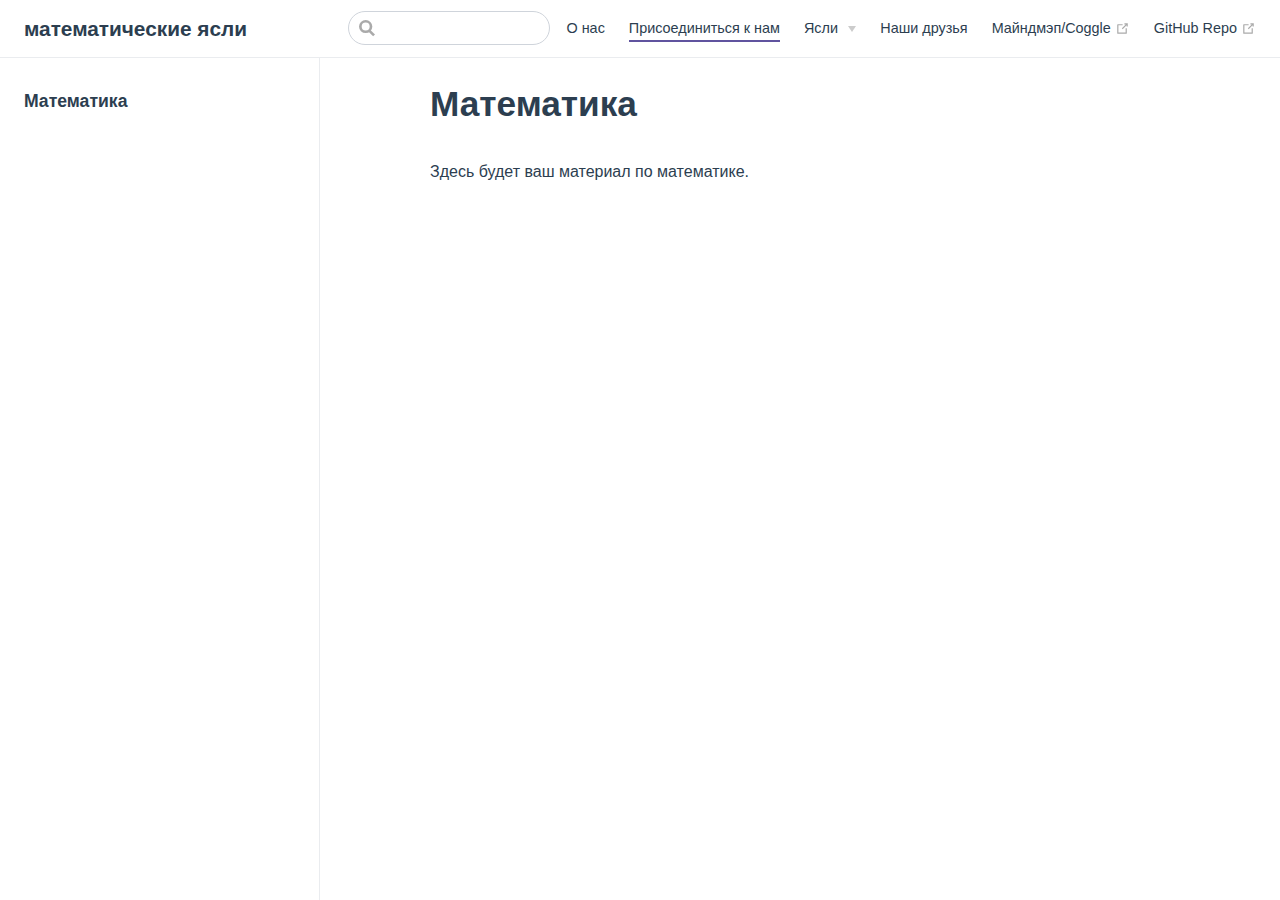
<file: guide/math/index.html>
<!DOCTYPE html>
<html lang="en-US">
  <head>
    <meta charset="utf-8">
    <meta name="viewport" content="width=device-width,initial-scale=1">
    <title>Математика | математические ясли</title>
    <meta name="generator" content="VuePress 1.5.2">
    
    <meta name="description" content="">
    <meta name="theme-color" content="#3eaf7c">
    <meta name="apple-mobile-web-app-capable" content="yes">
    <meta name="apple-mobile-web-app-status-bar-style" content="black">
    <link rel="preload" href="/assets/css/0.styles.d0557302.css" as="style"><link rel="preload" href="/assets/js/app.1c60f49c.js" as="script"><link rel="preload" href="/assets/js/2.93710dec.js" as="script"><link rel="preload" href="/assets/js/15.334cfc6f.js" as="script"><link rel="prefetch" href="/assets/js/10.22afdc30.js"><link rel="prefetch" href="/assets/js/11.57915a34.js"><link rel="prefetch" href="/assets/js/12.7090ee17.js"><link rel="prefetch" href="/assets/js/13.92cd3d1a.js"><link rel="prefetch" href="/assets/js/14.b6a60a9d.js"><link rel="prefetch" href="/assets/js/16.8d1ad39a.js"><link rel="prefetch" href="/assets/js/3.40acafa8.js"><link rel="prefetch" href="/assets/js/4.1535856f.js"><link rel="prefetch" href="/assets/js/5.19bfa3ba.js"><link rel="prefetch" href="/assets/js/6.51e4d4fc.js"><link rel="prefetch" href="/assets/js/7.ae9f844a.js"><link rel="prefetch" href="/assets/js/8.638f8128.js"><link rel="prefetch" href="/assets/js/9.8bcff828.js">
    <link rel="stylesheet" href="/assets/css/0.styles.d0557302.css">
  </head>
  <body>
    <div id="app" data-server-rendered="true"><div class="theme-container"><header class="navbar"><div class="sidebar-button"><svg xmlns="http://www.w3.org/2000/svg" aria-hidden="true" role="img" viewBox="0 0 448 512" class="icon"><path fill="currentColor" d="M436 124H12c-6.627 0-12-5.373-12-12V80c0-6.627 5.373-12 12-12h424c6.627 0 12 5.373 12 12v32c0 6.627-5.373 12-12 12zm0 160H12c-6.627 0-12-5.373-12-12v-32c0-6.627 5.373-12 12-12h424c6.627 0 12 5.373 12 12v32c0 6.627-5.373 12-12 12zm0 160H12c-6.627 0-12-5.373-12-12v-32c0-6.627 5.373-12 12-12h424c6.627 0 12 5.373 12 12v32c0 6.627-5.373 12-12 12z"></path></svg></div> <a href="/" class="home-link router-link-active"><!----> <span class="site-name">математические ясли</span></a> <div class="links"><div class="search-box"><input aria-label="Search" autocomplete="off" spellcheck="false" value=""> <!----></div> <nav class="nav-links can-hide"><div class="nav-item"><a href="/about/" class="nav-link">
  О нас
</a></div><div class="nav-item"><a href="/guide/" class="nav-link router-link-active">
  Присоединиться к нам
</a></div><div class="nav-item"><div class="dropdown-wrapper"><button type="button" aria-label="Меню по математике" class="dropdown-title"><span class="title">Ясли</span> <span class="arrow right"></span></button> <ul class="nav-dropdown" style="display:none;"><li class="dropdown-item"><!----> <a href="/guide/algebra/" class="nav-link">
  Алгебра
</a></li><li class="dropdown-item"><!----> <a href="/guide/linal/" class="nav-link">
  Линейная алгебра
</a></li><li class="dropdown-item"><!----> <a href="/guide/math/" aria-current="page" class="nav-link router-link-exact-active router-link-active">
  Математика
</a></li><li class="dropdown-item"><!----> <a href="/guide/stats/" class="nav-link">
  Статистика
</a></li><li class="dropdown-item"><!----> <a href="/guide/" class="nav-link router-link-active">
  Хочешь писать с нами?
</a></li></ul></div></div><div class="nav-item"><a href="/friends/" class="nav-link">
  Наши друзья
</a></div><div class="nav-item"><a href="https://coggle.it/diagram/Xv4-cLXjqAGg8Q5u/t/-/ddafd0cde03342bb984c78c4cf1cb708d2c4b5682e3a48adbbb170afcee70c13" target="_blank" rel="noopener noreferrer" class="nav-link external">
  Майндмэп/Coggle
  <svg xmlns="http://www.w3.org/2000/svg" aria-hidden="true" x="0px" y="0px" viewBox="0 0 100 100" width="15" height="15" class="icon outbound"><path fill="currentColor" d="M18.8,85.1h56l0,0c2.2,0,4-1.8,4-4v-32h-8v28h-48v-48h28v-8h-32l0,0c-2.2,0-4,1.8-4,4v56C14.8,83.3,16.6,85.1,18.8,85.1z"></path> <polygon fill="currentColor" points="45.7,48.7 51.3,54.3 77.2,28.5 77.2,37.2 85.2,37.2 85.2,14.9 62.8,14.9 62.8,22.9 71.5,22.9"></polygon></svg></a></div><div class="nav-item"><a href="https://github.com/mathcrib/mathcrib.github.io" target="_blank" rel="noopener noreferrer" class="nav-link external">
  GitHub Repo
  <svg xmlns="http://www.w3.org/2000/svg" aria-hidden="true" x="0px" y="0px" viewBox="0 0 100 100" width="15" height="15" class="icon outbound"><path fill="currentColor" d="M18.8,85.1h56l0,0c2.2,0,4-1.8,4-4v-32h-8v28h-48v-48h28v-8h-32l0,0c-2.2,0-4,1.8-4,4v56C14.8,83.3,16.6,85.1,18.8,85.1z"></path> <polygon fill="currentColor" points="45.7,48.7 51.3,54.3 77.2,28.5 77.2,37.2 85.2,37.2 85.2,14.9 62.8,14.9 62.8,22.9 71.5,22.9"></polygon></svg></a></div> <!----></nav></div></header> <div class="sidebar-mask"></div> <aside class="sidebar"><nav class="nav-links"><div class="nav-item"><a href="/about/" class="nav-link">
  О нас
</a></div><div class="nav-item"><a href="/guide/" class="nav-link router-link-active">
  Присоединиться к нам
</a></div><div class="nav-item"><div class="dropdown-wrapper"><button type="button" aria-label="Меню по математике" class="dropdown-title"><span class="title">Ясли</span> <span class="arrow right"></span></button> <ul class="nav-dropdown" style="display:none;"><li class="dropdown-item"><!----> <a href="/guide/algebra/" class="nav-link">
  Алгебра
</a></li><li class="dropdown-item"><!----> <a href="/guide/linal/" class="nav-link">
  Линейная алгебра
</a></li><li class="dropdown-item"><!----> <a href="/guide/math/" aria-current="page" class="nav-link router-link-exact-active router-link-active">
  Математика
</a></li><li class="dropdown-item"><!----> <a href="/guide/stats/" class="nav-link">
  Статистика
</a></li><li class="dropdown-item"><!----> <a href="/guide/" class="nav-link router-link-active">
  Хочешь писать с нами?
</a></li></ul></div></div><div class="nav-item"><a href="/friends/" class="nav-link">
  Наши друзья
</a></div><div class="nav-item"><a href="https://coggle.it/diagram/Xv4-cLXjqAGg8Q5u/t/-/ddafd0cde03342bb984c78c4cf1cb708d2c4b5682e3a48adbbb170afcee70c13" target="_blank" rel="noopener noreferrer" class="nav-link external">
  Майндмэп/Coggle
  <svg xmlns="http://www.w3.org/2000/svg" aria-hidden="true" x="0px" y="0px" viewBox="0 0 100 100" width="15" height="15" class="icon outbound"><path fill="currentColor" d="M18.8,85.1h56l0,0c2.2,0,4-1.8,4-4v-32h-8v28h-48v-48h28v-8h-32l0,0c-2.2,0-4,1.8-4,4v56C14.8,83.3,16.6,85.1,18.8,85.1z"></path> <polygon fill="currentColor" points="45.7,48.7 51.3,54.3 77.2,28.5 77.2,37.2 85.2,37.2 85.2,14.9 62.8,14.9 62.8,22.9 71.5,22.9"></polygon></svg></a></div><div class="nav-item"><a href="https://github.com/mathcrib/mathcrib.github.io" target="_blank" rel="noopener noreferrer" class="nav-link external">
  GitHub Repo
  <svg xmlns="http://www.w3.org/2000/svg" aria-hidden="true" x="0px" y="0px" viewBox="0 0 100 100" width="15" height="15" class="icon outbound"><path fill="currentColor" d="M18.8,85.1h56l0,0c2.2,0,4-1.8,4-4v-32h-8v28h-48v-48h28v-8h-32l0,0c-2.2,0-4,1.8-4,4v56C14.8,83.3,16.6,85.1,18.8,85.1z"></path> <polygon fill="currentColor" points="45.7,48.7 51.3,54.3 77.2,28.5 77.2,37.2 85.2,37.2 85.2,14.9 62.8,14.9 62.8,22.9 71.5,22.9"></polygon></svg></a></div> <!----></nav>  <ul class="sidebar-links"><li><section class="sidebar-group depth-0"><p class="sidebar-heading open"><span>Математика</span> <!----></p> <!----></section></li></ul> </aside> <main class="page"> <div class="theme-default-content content__default"><h1 id="математика"><a href="#математика" class="header-anchor">#</a> Математика</h1> <p>Здесь будет ваш материал по математике.</p> <p></p><div class="table-of-contents"><ul></ul></div><p></p></div> <footer class="page-edit"><!----> <!----></footer> <!----> </main></div><div class="global-ui"><!----></div></div>
    <script src="/assets/js/app.1c60f49c.js" defer></script><script src="/assets/js/2.93710dec.js" defer></script><script src="/assets/js/15.334cfc6f.js" defer></script>
  </body>
</html>
</file>
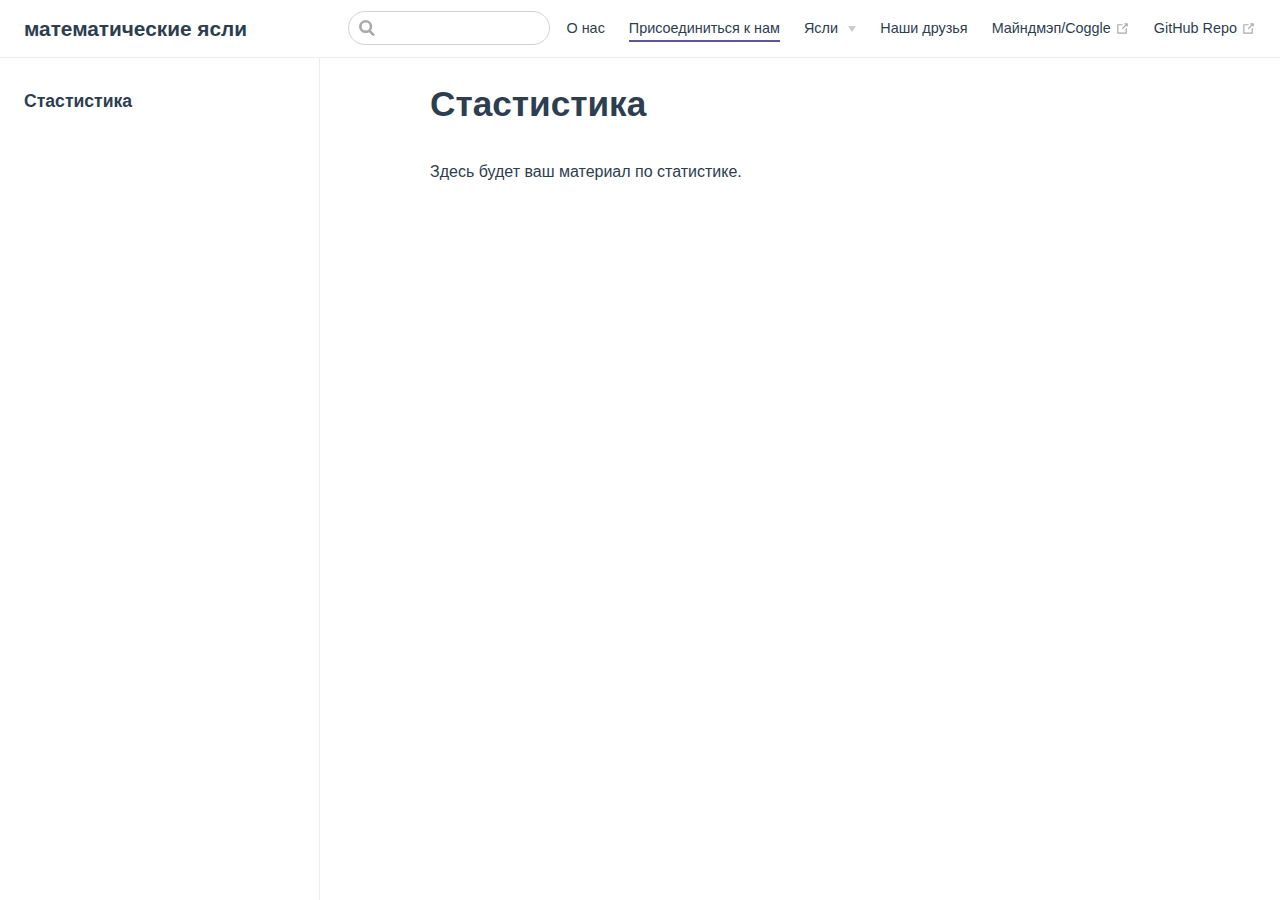
<file: guide/stats/index.html>
<!DOCTYPE html>
<html lang="en-US">
  <head>
    <meta charset="utf-8">
    <meta name="viewport" content="width=device-width,initial-scale=1">
    <title>Стастистика | математические ясли</title>
    <meta name="generator" content="VuePress 1.5.2">
    
    <meta name="description" content="">
    <meta name="theme-color" content="#3eaf7c">
    <meta name="apple-mobile-web-app-capable" content="yes">
    <meta name="apple-mobile-web-app-status-bar-style" content="black">
    <link rel="preload" href="/assets/css/0.styles.d0557302.css" as="style"><link rel="preload" href="/assets/js/app.1c60f49c.js" as="script"><link rel="preload" href="/assets/js/2.93710dec.js" as="script"><link rel="preload" href="/assets/js/16.8d1ad39a.js" as="script"><link rel="prefetch" href="/assets/js/10.22afdc30.js"><link rel="prefetch" href="/assets/js/11.57915a34.js"><link rel="prefetch" href="/assets/js/12.7090ee17.js"><link rel="prefetch" href="/assets/js/13.92cd3d1a.js"><link rel="prefetch" href="/assets/js/14.b6a60a9d.js"><link rel="prefetch" href="/assets/js/15.334cfc6f.js"><link rel="prefetch" href="/assets/js/3.40acafa8.js"><link rel="prefetch" href="/assets/js/4.1535856f.js"><link rel="prefetch" href="/assets/js/5.19bfa3ba.js"><link rel="prefetch" href="/assets/js/6.51e4d4fc.js"><link rel="prefetch" href="/assets/js/7.ae9f844a.js"><link rel="prefetch" href="/assets/js/8.638f8128.js"><link rel="prefetch" href="/assets/js/9.8bcff828.js">
    <link rel="stylesheet" href="/assets/css/0.styles.d0557302.css">
  </head>
  <body>
    <div id="app" data-server-rendered="true"><div class="theme-container"><header class="navbar"><div class="sidebar-button"><svg xmlns="http://www.w3.org/2000/svg" aria-hidden="true" role="img" viewBox="0 0 448 512" class="icon"><path fill="currentColor" d="M436 124H12c-6.627 0-12-5.373-12-12V80c0-6.627 5.373-12 12-12h424c6.627 0 12 5.373 12 12v32c0 6.627-5.373 12-12 12zm0 160H12c-6.627 0-12-5.373-12-12v-32c0-6.627 5.373-12 12-12h424c6.627 0 12 5.373 12 12v32c0 6.627-5.373 12-12 12zm0 160H12c-6.627 0-12-5.373-12-12v-32c0-6.627 5.373-12 12-12h424c6.627 0 12 5.373 12 12v32c0 6.627-5.373 12-12 12z"></path></svg></div> <a href="/" class="home-link router-link-active"><!----> <span class="site-name">математические ясли</span></a> <div class="links"><div class="search-box"><input aria-label="Search" autocomplete="off" spellcheck="false" value=""> <!----></div> <nav class="nav-links can-hide"><div class="nav-item"><a href="/about/" class="nav-link">
  О нас
</a></div><div class="nav-item"><a href="/guide/" class="nav-link router-link-active">
  Присоединиться к нам
</a></div><div class="nav-item"><div class="dropdown-wrapper"><button type="button" aria-label="Меню по математике" class="dropdown-title"><span class="title">Ясли</span> <span class="arrow right"></span></button> <ul class="nav-dropdown" style="display:none;"><li class="dropdown-item"><!----> <a href="/guide/algebra/" class="nav-link">
  Алгебра
</a></li><li class="dropdown-item"><!----> <a href="/guide/linal/" class="nav-link">
  Линейная алгебра
</a></li><li class="dropdown-item"><!----> <a href="/guide/math/" class="nav-link">
  Математика
</a></li><li class="dropdown-item"><!----> <a href="/guide/stats/" aria-current="page" class="nav-link router-link-exact-active router-link-active">
  Статистика
</a></li><li class="dropdown-item"><!----> <a href="/guide/" class="nav-link router-link-active">
  Хочешь писать с нами?
</a></li></ul></div></div><div class="nav-item"><a href="/friends/" class="nav-link">
  Наши друзья
</a></div><div class="nav-item"><a href="https://coggle.it/diagram/Xv4-cLXjqAGg8Q5u/t/-/ddafd0cde03342bb984c78c4cf1cb708d2c4b5682e3a48adbbb170afcee70c13" target="_blank" rel="noopener noreferrer" class="nav-link external">
  Майндмэп/Coggle
  <svg xmlns="http://www.w3.org/2000/svg" aria-hidden="true" x="0px" y="0px" viewBox="0 0 100 100" width="15" height="15" class="icon outbound"><path fill="currentColor" d="M18.8,85.1h56l0,0c2.2,0,4-1.8,4-4v-32h-8v28h-48v-48h28v-8h-32l0,0c-2.2,0-4,1.8-4,4v56C14.8,83.3,16.6,85.1,18.8,85.1z"></path> <polygon fill="currentColor" points="45.7,48.7 51.3,54.3 77.2,28.5 77.2,37.2 85.2,37.2 85.2,14.9 62.8,14.9 62.8,22.9 71.5,22.9"></polygon></svg></a></div><div class="nav-item"><a href="https://github.com/mathcrib/mathcrib.github.io" target="_blank" rel="noopener noreferrer" class="nav-link external">
  GitHub Repo
  <svg xmlns="http://www.w3.org/2000/svg" aria-hidden="true" x="0px" y="0px" viewBox="0 0 100 100" width="15" height="15" class="icon outbound"><path fill="currentColor" d="M18.8,85.1h56l0,0c2.2,0,4-1.8,4-4v-32h-8v28h-48v-48h28v-8h-32l0,0c-2.2,0-4,1.8-4,4v56C14.8,83.3,16.6,85.1,18.8,85.1z"></path> <polygon fill="currentColor" points="45.7,48.7 51.3,54.3 77.2,28.5 77.2,37.2 85.2,37.2 85.2,14.9 62.8,14.9 62.8,22.9 71.5,22.9"></polygon></svg></a></div> <!----></nav></div></header> <div class="sidebar-mask"></div> <aside class="sidebar"><nav class="nav-links"><div class="nav-item"><a href="/about/" class="nav-link">
  О нас
</a></div><div class="nav-item"><a href="/guide/" class="nav-link router-link-active">
  Присоединиться к нам
</a></div><div class="nav-item"><div class="dropdown-wrapper"><button type="button" aria-label="Меню по математике" class="dropdown-title"><span class="title">Ясли</span> <span class="arrow right"></span></button> <ul class="nav-dropdown" style="display:none;"><li class="dropdown-item"><!----> <a href="/guide/algebra/" class="nav-link">
  Алгебра
</a></li><li class="dropdown-item"><!----> <a href="/guide/linal/" class="nav-link">
  Линейная алгебра
</a></li><li class="dropdown-item"><!----> <a href="/guide/math/" class="nav-link">
  Математика
</a></li><li class="dropdown-item"><!----> <a href="/guide/stats/" aria-current="page" class="nav-link router-link-exact-active router-link-active">
  Статистика
</a></li><li class="dropdown-item"><!----> <a href="/guide/" class="nav-link router-link-active">
  Хочешь писать с нами?
</a></li></ul></div></div><div class="nav-item"><a href="/friends/" class="nav-link">
  Наши друзья
</a></div><div class="nav-item"><a href="https://coggle.it/diagram/Xv4-cLXjqAGg8Q5u/t/-/ddafd0cde03342bb984c78c4cf1cb708d2c4b5682e3a48adbbb170afcee70c13" target="_blank" rel="noopener noreferrer" class="nav-link external">
  Майндмэп/Coggle
  <svg xmlns="http://www.w3.org/2000/svg" aria-hidden="true" x="0px" y="0px" viewBox="0 0 100 100" width="15" height="15" class="icon outbound"><path fill="currentColor" d="M18.8,85.1h56l0,0c2.2,0,4-1.8,4-4v-32h-8v28h-48v-48h28v-8h-32l0,0c-2.2,0-4,1.8-4,4v56C14.8,83.3,16.6,85.1,18.8,85.1z"></path> <polygon fill="currentColor" points="45.7,48.7 51.3,54.3 77.2,28.5 77.2,37.2 85.2,37.2 85.2,14.9 62.8,14.9 62.8,22.9 71.5,22.9"></polygon></svg></a></div><div class="nav-item"><a href="https://github.com/mathcrib/mathcrib.github.io" target="_blank" rel="noopener noreferrer" class="nav-link external">
  GitHub Repo
  <svg xmlns="http://www.w3.org/2000/svg" aria-hidden="true" x="0px" y="0px" viewBox="0 0 100 100" width="15" height="15" class="icon outbound"><path fill="currentColor" d="M18.8,85.1h56l0,0c2.2,0,4-1.8,4-4v-32h-8v28h-48v-48h28v-8h-32l0,0c-2.2,0-4,1.8-4,4v56C14.8,83.3,16.6,85.1,18.8,85.1z"></path> <polygon fill="currentColor" points="45.7,48.7 51.3,54.3 77.2,28.5 77.2,37.2 85.2,37.2 85.2,14.9 62.8,14.9 62.8,22.9 71.5,22.9"></polygon></svg></a></div> <!----></nav>  <ul class="sidebar-links"><li><section class="sidebar-group depth-0"><p class="sidebar-heading open"><span>Стастистика</span> <!----></p> <!----></section></li></ul> </aside> <main class="page"> <div class="theme-default-content content__default"><h1 id="стастистика"><a href="#стастистика" class="header-anchor">#</a> Стастистика</h1> <p>Здесь будет ваш материал по статистике.</p> <p></p><div class="table-of-contents"><ul></ul></div><p></p></div> <footer class="page-edit"><!----> <!----></footer> <!----> </main></div><div class="global-ui"><!----></div></div>
    <script src="/assets/js/app.1c60f49c.js" defer></script><script src="/assets/js/2.93710dec.js" defer></script><script src="/assets/js/16.8d1ad39a.js" defer></script>
  </body>
</html>
</file>
<file: assets/css/0.styles.d0557302.css>
.medium-zoom-overlay{z-index:100}.medium-zoom-overlay~img{z-index:101}code[class*=language-],pre[class*=language-]{color:#ccc;background:none;font-family:Consolas,Monaco,Andale Mono,Ubuntu Mono,monospace;font-size:1em;text-align:left;white-space:pre;word-spacing:normal;word-break:normal;word-wrap:normal;line-height:1.5;-moz-tab-size:4;-o-tab-size:4;tab-size:4;-webkit-hyphens:none;-ms-hyphens:none;hyphens:none}pre[class*=language-]{padding:1em;margin:.5em 0;overflow:auto}:not(pre)>code[class*=language-],pre[class*=language-]{background:#2d2d2d}:not(pre)>code[class*=language-]{padding:.1em;border-radius:.3em;white-space:normal}.token.block-comment,.token.cdata,.token.comment,.token.doctype,.token.prolog{color:#999}.token.punctuation{color:#ccc}.token.attr-name,.token.deleted,.token.namespace,.token.tag{color:#e2777a}.token.function-name{color:#6196cc}.token.boolean,.token.function,.token.number{color:#f08d49}.token.class-name,.token.constant,.token.property,.token.symbol{color:#f8c555}.token.atrule,.token.builtin,.token.important,.token.keyword,.token.selector{color:#cc99cd}.token.attr-value,.token.char,.token.regex,.token.string,.token.variable{color:#7ec699}.token.entity,.token.operator,.token.url{color:#67cdcc}.token.bold,.token.important{font-weight:700}.token.italic{font-style:italic}.token.entity{cursor:help}.token.inserted{color:green}.theme-default-content code{color:#476582;padding:.25rem .5rem;margin:0;font-size:.85em;background-color:rgba(27,31,35,.05);border-radius:3px}.theme-default-content code .token.deleted{color:#ec5975}.theme-default-content code .token.inserted{color:#574b90}.theme-default-content pre,.theme-default-content pre[class*=language-]{line-height:1.4;padding:1.25rem 1.5rem;margin:.85rem 0;background-color:#282c34;border-radius:6px;overflow:auto}.theme-default-content pre[class*=language-] code,.theme-default-content pre code{color:#fff;padding:0;background-color:transparent;border-radius:0}div[class*=language-]{position:relative;background-color:#282c34;border-radius:6px}div[class*=language-] .highlight-lines{-webkit-user-select:none;-ms-user-select:none;user-select:none;padding-top:1.3rem;position:absolute;top:0;left:0;width:100%;line-height:1.4}div[class*=language-] .highlight-lines .highlighted{background-color:rgba(0,0,0,.66)}div[class*=language-] pre,div[class*=language-] pre[class*=language-]{background:transparent;position:relative;z-index:1}div[class*=language-]:before{position:absolute;z-index:3;top:.8em;right:1em;font-size:.75rem;color:hsla(0,0%,100%,.4)}div[class*=language-]:not(.line-numbers-mode) .line-numbers-wrapper{display:none}div[class*=language-].line-numbers-mode .highlight-lines .highlighted{position:relative}div[class*=language-].line-numbers-mode .highlight-lines .highlighted:before{content:" ";position:absolute;z-index:3;left:0;top:0;display:block;width:3.5rem;height:100%;background-color:rgba(0,0,0,.66)}div[class*=language-].line-numbers-mode pre{padding-left:4.5rem;vertical-align:middle}div[class*=language-].line-numbers-mode .line-numbers-wrapper{position:absolute;top:0;width:3.5rem;text-align:center;color:hsla(0,0%,100%,.3);padding:1.25rem 0;line-height:1.4}div[class*=language-].line-numbers-mode .line-numbers-wrapper br{-webkit-user-select:none;-ms-user-select:none;user-select:none}div[class*=language-].line-numbers-mode .line-numbers-wrapper .line-number{position:relative;z-index:4;-webkit-user-select:none;-ms-user-select:none;user-select:none;font-size:.85em}div[class*=language-].line-numbers-mode:after{content:"";position:absolute;z-index:2;top:0;left:0;width:3.5rem;height:100%;border-radius:6px 0 0 6px;border-right:1px solid rgba(0,0,0,.66);background-color:#282c34}div[class~=language-js]:before{content:"js"}div[class~=language-ts]:before{content:"ts"}div[class~=language-html]:before{content:"html"}div[class~=language-md]:before{content:"md"}div[class~=language-vue]:before{content:"vue"}div[class~=language-css]:before{content:"css"}div[class~=language-sass]:before{content:"sass"}div[class~=language-scss]:before{content:"scss"}div[class~=language-less]:before{content:"less"}div[class~=language-stylus]:before{content:"stylus"}div[class~=language-go]:before{content:"go"}div[class~=language-java]:before{content:"java"}div[class~=language-c]:before{content:"c"}div[class~=language-sh]:before{content:"sh"}div[class~=language-yaml]:before{content:"yaml"}div[class~=language-py]:before{content:"py"}div[class~=language-docker]:before{content:"docker"}div[class~=language-dockerfile]:before{content:"dockerfile"}div[class~=language-makefile]:before{content:"makefile"}div[class~=language-javascript]:before{content:"js"}div[class~=language-typescript]:before{content:"ts"}div[class~=language-markup]:before{content:"html"}div[class~=language-markdown]:before{content:"md"}div[class~=language-json]:before{content:"json"}div[class~=language-ruby]:before{content:"rb"}div[class~=language-python]:before{content:"py"}div[class~=language-bash]:before{content:"sh"}div[class~=language-php]:before{content:"php"}.custom-block .custom-block-title{font-weight:600;margin-bottom:-.4rem}.custom-block.danger,.custom-block.tip,.custom-block.warning{padding:.1rem 1.5rem;border-left-width:.5rem;border-left-style:solid;margin:1rem 0}.custom-block.tip{background-color:#f3f5f7;border-color:#42b983}.custom-block.warning{background-color:rgba(255,229,100,.3);border-color:#e7c000;color:#6b5900}.custom-block.warning .custom-block-title{color:#b29400}.custom-block.warning a{color:#2c3e50}.custom-block.danger{background-color:#ffe6e6;border-color:#c00;color:#4d0000}.custom-block.danger .custom-block-title{color:#900}.custom-block.danger a{color:#2c3e50}.custom-block.details{display:block;position:relative;border-radius:2px;margin:1.6em 0;padding:1.6em;background-color:#eee}.custom-block.details h4{margin-top:0}.custom-block.details figure:last-child,.custom-block.details p:last-child{margin-bottom:0;padding-bottom:0}.custom-block.details summary{outline:none;cursor:pointer}.arrow{display:inline-block;width:0;height:0}.arrow.up{border-bottom:6px solid #ccc}.arrow.down,.arrow.up{border-left:4px solid transparent;border-right:4px solid transparent}.arrow.down{border-top:6px solid #ccc}.arrow.right{border-left:6px solid #ccc}.arrow.left,.arrow.right{border-top:4px solid transparent;border-bottom:4px solid transparent}.arrow.left{border-right:6px solid #ccc}.theme-default-content:not(.custom){max-width:740px;margin:0 auto;padding:2rem 2.5rem}@media (max-width:959px){.theme-default-content:not(.custom){padding:2rem}}@media (max-width:419px){.theme-default-content:not(.custom){padding:1.5rem}}.table-of-contents .badge{vertical-align:middle}body,html{padding:0;margin:0;background-color:#fff}body{font-family:-apple-system,BlinkMacSystemFont,Segoe UI,Roboto,Oxygen,Ubuntu,Cantarell,Fira Sans,Droid Sans,Helvetica Neue,sans-serif;-webkit-font-smoothing:antialiased;-moz-osx-font-smoothing:grayscale;font-size:16px;color:#2c3e50}.page{padding-left:20rem}.navbar{z-index:20;right:0;height:3.6rem;background-color:#fff;box-sizing:border-box;border-bottom:1px solid #eaecef}.navbar,.sidebar-mask{position:fixed;top:0;left:0}.sidebar-mask{z-index:9;width:100vw;height:100vh;display:none}.sidebar{font-size:16px;background-color:#fff;width:20rem;position:fixed;z-index:10;margin:0;top:3.6rem;left:0;bottom:0;box-sizing:border-box;border-right:1px solid #eaecef;overflow-y:auto}.theme-default-content:not(.custom)>:first-child{margin-top:3.6rem}.theme-default-content:not(.custom) a:hover{text-decoration:underline}.theme-default-content:not(.custom) p.demo{padding:1rem 1.5rem;border:1px solid #ddd;border-radius:4px}.theme-default-content:not(.custom) img{max-width:100%}.theme-default-content.custom{padding:0;margin:0}.theme-default-content.custom img{max-width:100%}a{font-weight:500;text-decoration:none}a,p a code{color:#574b90}p a code{font-weight:400}kbd{background:#eee;border:.15rem solid #ddd;border-bottom:.25rem solid #ddd;border-radius:.15rem;padding:0 .15em}blockquote{font-size:1rem;color:#999;border-left:.2rem solid #dfe2e5;margin:1rem 0;padding:.25rem 0 .25rem 1rem}blockquote>p{margin:0}ol,ul{padding-left:1.2em}strong{font-weight:600}h1,h2,h3,h4,h5,h6{font-weight:600;line-height:1.25}.theme-default-content:not(.custom)>h1,.theme-default-content:not(.custom)>h2,.theme-default-content:not(.custom)>h3,.theme-default-content:not(.custom)>h4,.theme-default-content:not(.custom)>h5,.theme-default-content:not(.custom)>h6{margin-top:-3.1rem;padding-top:4.6rem;margin-bottom:0}.theme-default-content:not(.custom)>h1:first-child,.theme-default-content:not(.custom)>h2:first-child,.theme-default-content:not(.custom)>h3:first-child,.theme-default-content:not(.custom)>h4:first-child,.theme-default-content:not(.custom)>h5:first-child,.theme-default-content:not(.custom)>h6:first-child{margin-top:-1.5rem;margin-bottom:1rem}.theme-default-content:not(.custom)>h1:first-child+.custom-block,.theme-default-content:not(.custom)>h1:first-child+p,.theme-default-content:not(.custom)>h1:first-child+pre,.theme-default-content:not(.custom)>h2:first-child+.custom-block,.theme-default-content:not(.custom)>h2:first-child+p,.theme-default-content:not(.custom)>h2:first-child+pre,.theme-default-content:not(.custom)>h3:first-child+.custom-block,.theme-default-content:not(.custom)>h3:first-child+p,.theme-default-content:not(.custom)>h3:first-child+pre,.theme-default-content:not(.custom)>h4:first-child+.custom-block,.theme-default-content:not(.custom)>h4:first-child+p,.theme-default-content:not(.custom)>h4:first-child+pre,.theme-default-content:not(.custom)>h5:first-child+.custom-block,.theme-default-content:not(.custom)>h5:first-child+p,.theme-default-content:not(.custom)>h5:first-child+pre,.theme-default-content:not(.custom)>h6:first-child+.custom-block,.theme-default-content:not(.custom)>h6:first-child+p,.theme-default-content:not(.custom)>h6:first-child+pre{margin-top:2rem}h1:hover .header-anchor,h2:hover .header-anchor,h3:hover .header-anchor,h4:hover .header-anchor,h5:hover .header-anchor,h6:hover .header-anchor{opacity:1}h1{font-size:2.2rem}h2{font-size:1.65rem;padding-bottom:.3rem;border-bottom:1px solid #eaecef}h3{font-size:1.35rem}a.header-anchor{font-size:.85em;float:left;margin-left:-.87em;padding-right:.23em;margin-top:.125em;opacity:0}a.header-anchor:hover{text-decoration:none}.line-number,code,kbd{font-family:source-code-pro,Menlo,Monaco,Consolas,Courier New,monospace}ol,p,ul{line-height:1.7}hr{border:0;border-top:1px solid #eaecef}table{border-collapse:collapse;margin:1rem 0;display:block;overflow-x:auto}tr{border-top:1px solid #dfe2e5}tr:nth-child(2n){background-color:#f6f8fa}td,th{border:1px solid #dfe2e5;padding:.6em 1em}.theme-container.sidebar-open .sidebar-mask{display:block}.theme-container.no-navbar .theme-default-content:not(.custom)>h1,.theme-container.no-navbar h2,.theme-container.no-navbar h3,.theme-container.no-navbar h4,.theme-container.no-navbar h5,.theme-container.no-navbar h6{margin-top:1.5rem;padding-top:0}.theme-container.no-navbar .sidebar{top:0}@media (min-width:720px){.theme-container.no-sidebar .sidebar{display:none}.theme-container.no-sidebar .page{padding-left:0}}@media (max-width:959px){.sidebar{font-size:15px;width:16.4rem}.page{padding-left:16.4rem}}@media (max-width:719px){.sidebar{top:0;padding-top:3.6rem;transform:translateX(-100%);transition:transform .2s ease}.page{padding-left:0}.theme-container.sidebar-open .sidebar{transform:translateX(0)}.theme-container.no-navbar .sidebar{padding-top:0}}@media (max-width:419px){h1{font-size:1.9rem}.theme-default-content div[class*=language-]{margin:.85rem -1.5rem;border-radius:0}}.home .hero img{max-width:1300px!important}#nprogress{pointer-events:none}#nprogress .bar{background:#574b90;position:fixed;z-index:1031;top:0;left:0;width:100%;height:2px}#nprogress .peg{display:block;position:absolute;right:0;width:100px;height:100%;box-shadow:0 0 10px #574b90,0 0 5px #574b90;opacity:1;transform:rotate(3deg) translateY(-4px)}#nprogress .spinner{display:block;position:fixed;z-index:1031;top:15px;right:15px}#nprogress .spinner-icon{width:18px;height:18px;box-sizing:border-box;border-color:#574b90 transparent transparent #574b90;border-style:solid;border-width:2px;border-radius:50%;-webkit-animation:nprogress-spinner .4s linear infinite;animation:nprogress-spinner .4s linear infinite}.nprogress-custom-parent{overflow:hidden;position:relative}.nprogress-custom-parent #nprogress .bar,.nprogress-custom-parent #nprogress .spinner{position:absolute}@-webkit-keyframes nprogress-spinner{0%{transform:rotate(0deg)}to{transform:rotate(1turn)}}@keyframes nprogress-spinner{0%{transform:rotate(0deg)}to{transform:rotate(1turn)}}.go-to-top[data-v-5fd4ef0c]{cursor:pointer;position:fixed;bottom:2rem;right:2.5rem;width:2rem;color:#574b90;z-index:1}.go-to-top[data-v-5fd4ef0c]:hover{color:#8479b9}@media (max-width:959px){.go-to-top[data-v-5fd4ef0c]{display:none}}.fade-enter-active[data-v-5fd4ef0c],.fade-leave-active[data-v-5fd4ef0c]{transition:opacity .3s}.fade-enter[data-v-5fd4ef0c],.fade-leave-to[data-v-5fd4ef0c]{opacity:0}.icon.outbound{color:#aaa;display:inline-block;vertical-align:middle;position:relative;top:-1px}.home{padding:3.6rem 2rem 0;max-width:960px;margin:0 auto;display:block}.home .hero{text-align:center}.home .hero img{max-width:100%;max-height:280px;display:block;margin:3rem auto 1.5rem}.home .hero h1{font-size:3rem}.home .hero .action,.home .hero .description,.home .hero h1{margin:1.8rem auto}.home .hero .description{max-width:35rem;font-size:1.6rem;line-height:1.3;color:#6a8bad}.home .hero .action-button{display:inline-block;font-size:1.2rem;color:#fff;background-color:#574b90;padding:.8rem 1.6rem;border-radius:4px;transition:background-color .1s ease;box-sizing:border-box;border-bottom:1px solid #4e4482}.home .hero .action-button:hover{background-color:#6355a3}.home .features{border-top:1px solid #eaecef;padding:1.2rem 0;margin-top:2.5rem;display:flex;flex-wrap:wrap;align-items:flex-start;align-content:stretch;justify-content:space-between}.home .feature{flex-grow:1;flex-basis:30%;max-width:30%}.home .feature h2{font-size:1.4rem;font-weight:500;border-bottom:none;padding-bottom:0;color:#3a5169}.home .feature p{color:#4e6e8e}.home .footer{padding:2.5rem;border-top:1px solid #eaecef;text-align:center;color:#4e6e8e}@media (max-width:719px){.home .features{flex-direction:column}.home .feature{max-width:100%;padding:0 2.5rem}}@media (max-width:419px){.home{padding-left:1.5rem;padding-right:1.5rem}.home .hero img{max-height:210px;margin:2rem auto 1.2rem}.home .hero h1{font-size:2rem}.home .hero .action,.home .hero .description,.home .hero h1{margin:1.2rem auto}.home .hero .description{font-size:1.2rem}.home .hero .action-button{font-size:1rem;padding:.6rem 1.2rem}.home .feature h2{font-size:1.25rem}}.search-box{display:inline-block;position:relative;margin-right:1rem}.search-box input{cursor:text;width:10rem;height:2rem;color:#4e6e8e;display:inline-block;border:1px solid #cfd4db;border-radius:2rem;font-size:.9rem;line-height:2rem;padding:0 .5rem 0 2rem;outline:none;transition:all .2s ease;background:#fff url(/assets/img/search.83621669.svg) .6rem .5rem no-repeat;background-size:1rem}.search-box input:focus{cursor:auto;border-color:#574b90}.search-box .suggestions{background:#fff;width:20rem;position:absolute;top:2rem;border:1px solid #cfd4db;border-radius:6px;padding:.4rem;list-style-type:none}.search-box .suggestions.align-right{right:0}.search-box .suggestion{line-height:1.4;padding:.4rem .6rem;border-radius:4px;cursor:pointer}.search-box .suggestion a{white-space:normal;color:#5d82a6}.search-box .suggestion a .page-title{font-weight:600}.search-box .suggestion a .header{font-size:.9em;margin-left:.25em}.search-box .suggestion.focused{background-color:#f3f4f5}.search-box .suggestion.focused a{color:#574b90}@media (max-width:959px){.search-box input{cursor:pointer;width:0;border-color:transparent;position:relative}.search-box input:focus{cursor:text;left:0;width:10rem}}@media (-ms-high-contrast:none){.search-box input{height:2rem}}@media (max-width:959px) and (min-width:719px){.search-box .suggestions{left:0}}@media (max-width:719px){.search-box{margin-right:0}.search-box input{left:1rem}.search-box .suggestions{right:0}}@media (max-width:419px){.search-box .suggestions{width:calc(100vw - 4rem)}.search-box input:focus{width:8rem}}.sidebar-button{cursor:pointer;display:none;width:1.25rem;height:1.25rem;position:absolute;padding:.6rem;top:.6rem;left:1rem}.sidebar-button .icon{display:block;width:1.25rem;height:1.25rem}@media (max-width:719px){.sidebar-button{display:block}}.dropdown-enter,.dropdown-leave-to{height:0!important}.dropdown-wrapper{cursor:pointer}.dropdown-wrapper .dropdown-title{display:block;font-size:.9rem;font-family:inherit;cursor:inherit;padding:inherit;line-height:1.4rem;background:transparent;border:none;font-weight:500;color:#2c3e50}.dropdown-wrapper .dropdown-title:hover{border-color:transparent}.dropdown-wrapper .dropdown-title .arrow{vertical-align:middle;margin-top:-1px;margin-left:.4rem}.dropdown-wrapper .nav-dropdown .dropdown-item{color:inherit;line-height:1.7rem}.dropdown-wrapper .nav-dropdown .dropdown-item h4{margin:.45rem 0 0;border-top:1px solid #eee;padding:.45rem 1.5rem 0 1.25rem}.dropdown-wrapper .nav-dropdown .dropdown-item .dropdown-subitem-wrapper{padding:0;list-style:none}.dropdown-wrapper .nav-dropdown .dropdown-item .dropdown-subitem-wrapper .dropdown-subitem{font-size:.9em}.dropdown-wrapper .nav-dropdown .dropdown-item a{display:block;line-height:1.7rem;position:relative;border-bottom:none;font-weight:400;margin-bottom:0;padding:0 1.5rem 0 1.25rem}.dropdown-wrapper .nav-dropdown .dropdown-item a.router-link-active,.dropdown-wrapper .nav-dropdown .dropdown-item a:hover{color:#574b90}.dropdown-wrapper .nav-dropdown .dropdown-item a.router-link-active:after{content:"";width:0;height:0;border-left:5px solid #574b90;border-top:3px solid transparent;border-bottom:3px solid transparent;position:absolute;top:calc(50% - 2px);left:9px}.dropdown-wrapper .nav-dropdown .dropdown-item:first-child h4{margin-top:0;padding-top:0;border-top:0}@media (max-width:719px){.dropdown-wrapper.open .dropdown-title{margin-bottom:.5rem}.dropdown-wrapper .dropdown-title{font-weight:600;font-size:inherit}.dropdown-wrapper .dropdown-title:hover{color:#574b90}.dropdown-wrapper .nav-dropdown{transition:height .1s ease-out;overflow:hidden}.dropdown-wrapper .nav-dropdown .dropdown-item h4{border-top:0;margin-top:0;padding-top:0}.dropdown-wrapper .nav-dropdown .dropdown-item>a,.dropdown-wrapper .nav-dropdown .dropdown-item h4{font-size:15px;line-height:2rem}.dropdown-wrapper .nav-dropdown .dropdown-item .dropdown-subitem{font-size:14px;padding-left:1rem}}@media (min-width:719px){.dropdown-wrapper{height:1.8rem}.dropdown-wrapper.open .nav-dropdown,.dropdown-wrapper:hover .nav-dropdown{display:block!important}.dropdown-wrapper.open:blur{display:none}.dropdown-wrapper .dropdown-title .arrow{border-left:4px solid transparent;border-right:4px solid transparent;border-top:6px solid #ccc;border-bottom:0}.dropdown-wrapper .nav-dropdown{display:none;height:auto!important;box-sizing:border-box;max-height:calc(100vh - 2.7rem);overflow-y:auto;position:absolute;top:100%;right:0;background-color:#fff;padding:.6rem 0;border:1px solid;border-color:#ddd #ddd #ccc;text-align:left;border-radius:.25rem;white-space:nowrap;margin:0}}.nav-links{display:inline-block}.nav-links a{line-height:1.4rem;color:inherit}.nav-links a.router-link-active,.nav-links a:hover{color:#574b90}.nav-links .nav-item{position:relative;display:inline-block;margin-left:1.5rem;line-height:2rem}.nav-links .nav-item:first-child{margin-left:0}.nav-links .repo-link{margin-left:1.5rem}@media (max-width:719px){.nav-links .nav-item,.nav-links .repo-link{margin-left:0}}@media (min-width:719px){.nav-links a.router-link-active,.nav-links a:hover{color:#2c3e50}.nav-item>a:not(.external).router-link-active,.nav-item>a:not(.external):hover{margin-bottom:-2px;border-bottom:2px solid #60539f}}.navbar{padding:.7rem 1.5rem;line-height:2.2rem}.navbar a,.navbar img,.navbar span{display:inline-block}.navbar .logo{height:2.2rem;min-width:2.2rem;margin-right:.8rem;vertical-align:top}.navbar .site-name{font-size:1.3rem;font-weight:600;color:#2c3e50;position:relative}.navbar .links{padding-left:1.5rem;box-sizing:border-box;background-color:#fff;white-space:nowrap;font-size:.9rem;position:absolute;right:1.5rem;top:.7rem;display:flex}.navbar .links .search-box{flex:0 0 auto;vertical-align:top}@media (max-width:719px){.navbar{padding-left:4rem}.navbar .can-hide{display:none}.navbar .links{padding-left:1.5rem}.navbar .site-name{width:calc(100vw - 9.4rem);overflow:hidden;white-space:nowrap;text-overflow:ellipsis}}.page-edit{max-width:740px;margin:0 auto;padding:2rem 2.5rem}@media (max-width:959px){.page-edit{padding:2rem}}@media (max-width:419px){.page-edit{padding:1.5rem}}.page-edit{padding-top:1rem;padding-bottom:1rem;overflow:auto}.page-edit .edit-link{display:inline-block}.page-edit .edit-link a{color:#4e6e8e;margin-right:.25rem}.page-edit .last-updated{float:right;font-size:.9em}.page-edit .last-updated .prefix{font-weight:500;color:#4e6e8e}.page-edit .last-updated .time{font-weight:400;color:#aaa}@media (max-width:719px){.page-edit .edit-link{margin-bottom:.5rem}.page-edit .last-updated{font-size:.8em;float:none;text-align:left}}.page-nav{max-width:740px;margin:0 auto;padding:2rem 2.5rem}@media (max-width:959px){.page-nav{padding:2rem}}@media (max-width:419px){.page-nav{padding:1.5rem}}.page-nav{padding-top:1rem;padding-bottom:0}.page-nav .inner{min-height:2rem;margin-top:0;border-top:1px solid #eaecef;padding-top:1rem;overflow:auto}.page-nav .next{float:right}.page{padding-bottom:2rem;display:block}.sidebar-group .sidebar-group{padding-left:.5em}.sidebar-group:not(.collapsable) .sidebar-heading:not(.clickable){cursor:auto;color:inherit}.sidebar-group.is-sub-group{padding-left:0}.sidebar-group.is-sub-group>.sidebar-heading{font-size:.95em;line-height:1.4;font-weight:400;padding-left:2rem}.sidebar-group.is-sub-group>.sidebar-heading:not(.clickable){opacity:.5}.sidebar-group.is-sub-group>.sidebar-group-items{padding-left:1rem}.sidebar-group.is-sub-group>.sidebar-group-items>li>.sidebar-link{font-size:.95em;border-left:none}.sidebar-group.depth-2>.sidebar-heading{border-left:none}.sidebar-heading{color:#2c3e50;transition:color .15s ease;cursor:pointer;font-size:1.1em;font-weight:700;padding:.35rem 1.5rem .35rem 1.25rem;width:100%;box-sizing:border-box;margin:0;border-left:.25rem solid transparent}.sidebar-heading.open,.sidebar-heading:hover{color:inherit}.sidebar-heading .arrow{position:relative;top:-.12em;left:.5em}.sidebar-heading.clickable.active{font-weight:600;color:#574b90;border-left-color:#574b90}.sidebar-heading.clickable:hover{color:#574b90}.sidebar-group-items{transition:height .1s ease-out;font-size:.95em;overflow:hidden}.sidebar .sidebar-sub-headers{padding-left:1rem;font-size:.95em}a.sidebar-link{font-size:1em;font-weight:400;display:inline-block;color:#2c3e50;border-left:.25rem solid transparent;padding:.35rem 1rem .35rem 1.25rem;line-height:1.4;width:100%;box-sizing:border-box}a.sidebar-link:hover{color:#574b90}a.sidebar-link.active{font-weight:600;color:#574b90;border-left-color:#574b90}.sidebar-group a.sidebar-link{padding-left:2rem}.sidebar-sub-headers a.sidebar-link{padding-top:.25rem;padding-bottom:.25rem;border-left:none}.sidebar-sub-headers a.sidebar-link.active{font-weight:500}.sidebar ul{padding:0;margin:0;list-style-type:none}.sidebar a{display:inline-block}.sidebar .nav-links{display:none;border-bottom:1px solid #eaecef;padding:.5rem 0 .75rem}.sidebar .nav-links a{font-weight:600}.sidebar .nav-links .nav-item,.sidebar .nav-links .repo-link{display:block;line-height:1.25rem;font-size:1.1em;padding:.5rem 0 .5rem 1.5rem}.sidebar>.sidebar-links{padding:1.5rem 0}.sidebar>.sidebar-links>li>a.sidebar-link{font-size:1.1em;line-height:1.7;font-weight:700}.sidebar>.sidebar-links>li:not(:first-child){margin-top:.75rem}@media (max-width:719px){.sidebar .nav-links{display:block}.sidebar .nav-links .dropdown-wrapper .nav-dropdown .dropdown-item a.router-link-active:after{top:calc(1rem - 2px)}.sidebar>.sidebar-links{padding:1rem 0}}.badge[data-v-15b7b770]{display:inline-block;font-size:14px;height:18px;line-height:18px;border-radius:3px;padding:0 6px;color:#fff}.badge.green[data-v-15b7b770],.badge.tip[data-v-15b7b770],.badge[data-v-15b7b770]{background-color:#42b983}.badge.error[data-v-15b7b770]{background-color:#da5961}.badge.warn[data-v-15b7b770],.badge.warning[data-v-15b7b770],.badge.yellow[data-v-15b7b770]{background-color:#e7c000}.badge+.badge[data-v-15b7b770]{margin-left:5px}
</file>
